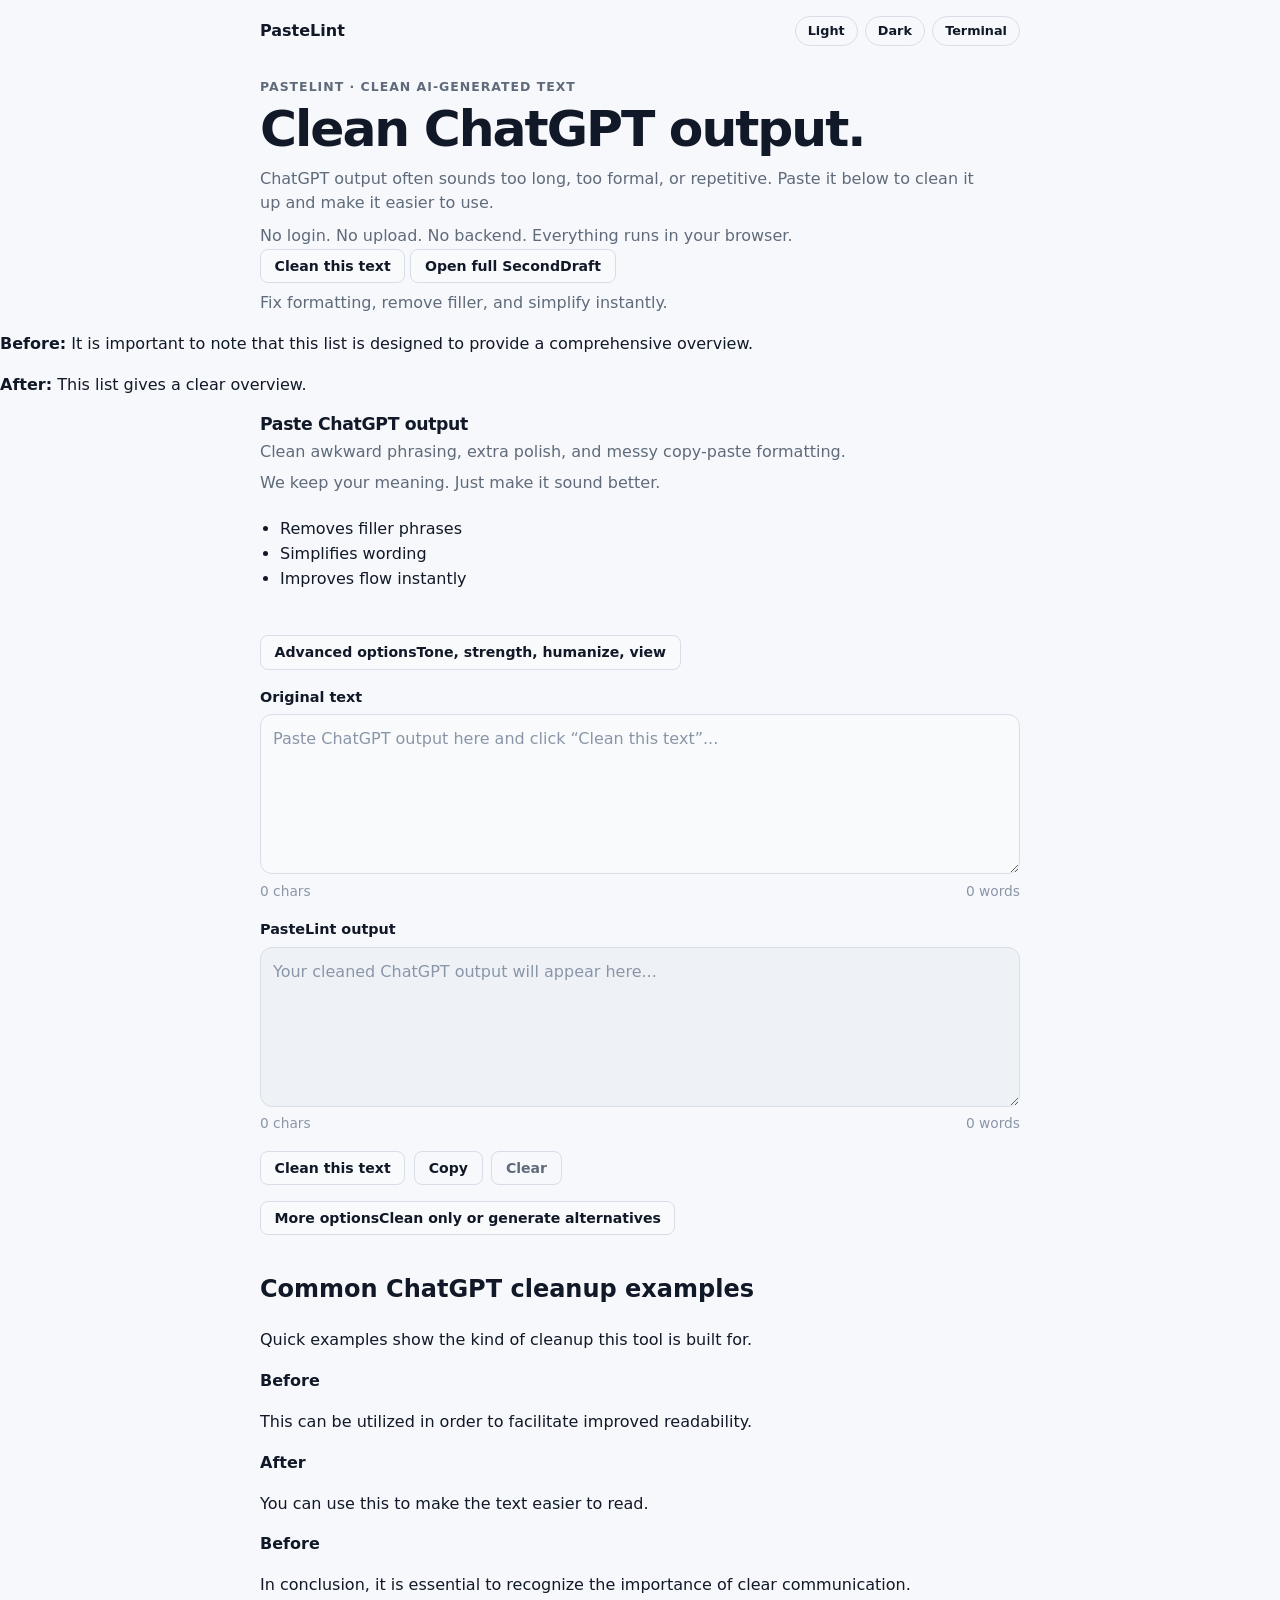
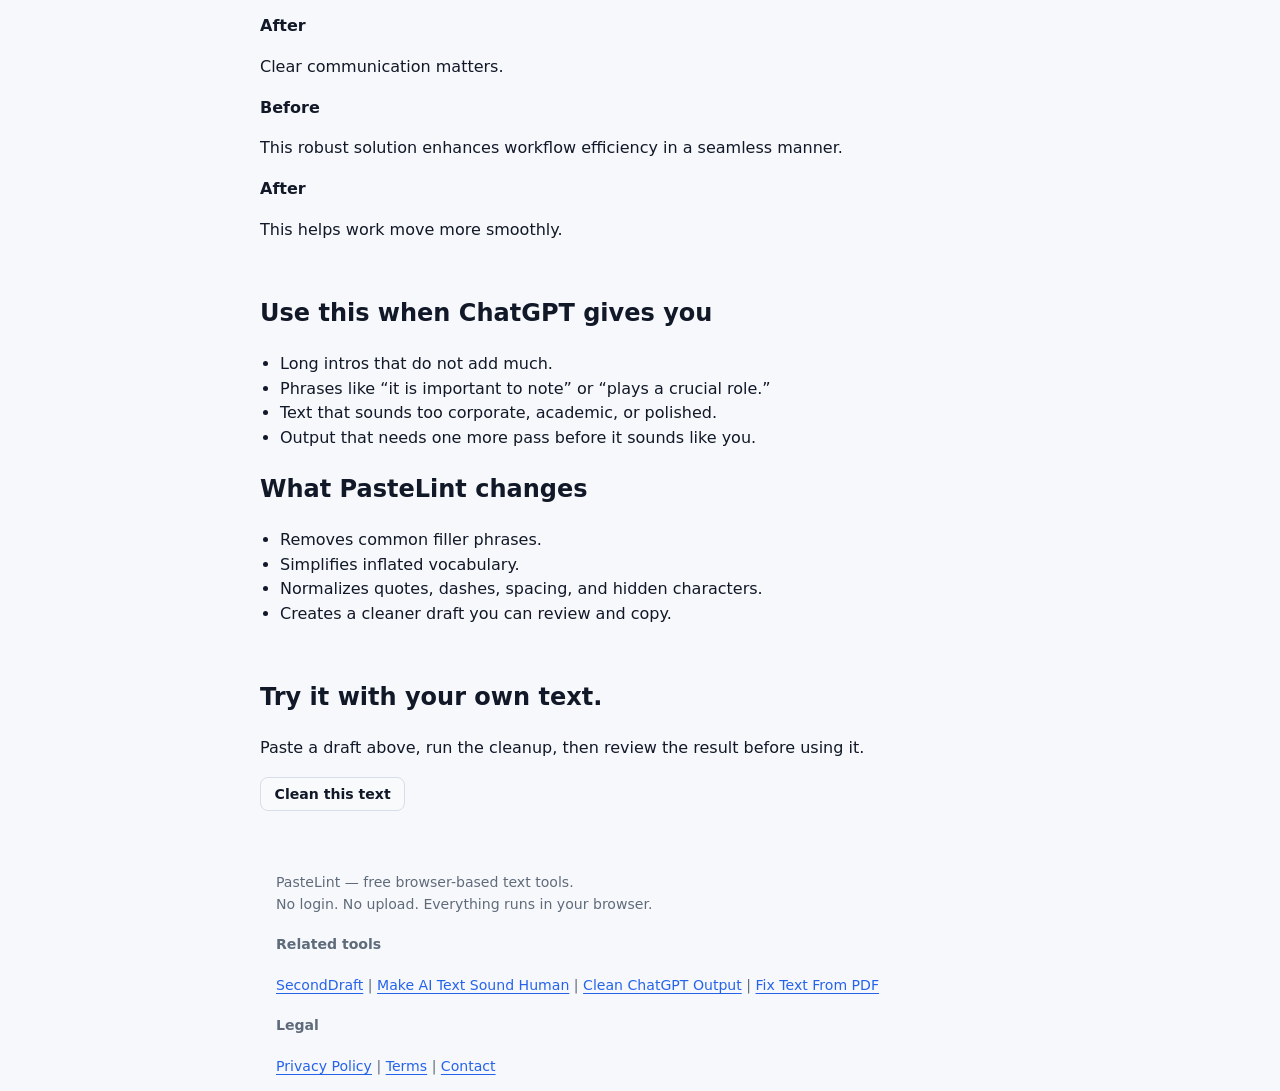
<file: clean-chatgpt-output.html>
<!DOCTYPE html>
<html lang="en">
<head>
<meta charset="UTF-8">
<meta name="viewport" content="width=device-width, initial-scale=1.0">

<title>Clean ChatGPT Output | PasteLint</title>
<meta name="description" content="Clean up ChatGPT output by removing filler, hidden characters, overly formal wording, and awkward formatting. Browser-only and privacy-first.">
<link rel="canonical" href="https://guyt1225.github.io/pastelint/clean-chatgpt-output.html">

<link rel="stylesheet" href="styles.css">
</head>

<body data-theme="light">

<header class="site-header">
  <div class="header-brand">
    <a href="index.html">PasteLint</a>
  </div>

  <div class="theme-toggle" aria-label="Theme selector">
    <button data-theme="light" type="button">Light</button>
    <button data-theme="dark" type="button">Dark</button>
    <button data-theme="terminal" type="button">Terminal</button>
  </div>
</header>

<section class="hero landing-hero">
  <div class="hero-kicker">PasteLint · clean AI-generated text</div>

  <h1>Clean ChatGPT output.</h1>

  <p class="subtitle">ChatGPT output often sounds too long, too formal, or repetitive. Paste it below to clean it up and make it easier to use.</p>

  <p class="subtitle-small">No login. No upload. No backend. Everything runs in your browser.</p>

  <div class="hero-actions">
    <a class="btn btn-primary" href="#tool">Clean this text</a>
    <a class="btn btn-secondary" href="second-draft.html">Open full SecondDraft</a>
  </div>

  <p class="cta-note">Fix formatting, remove filler, and simplify instantly.</p>
</section>

<div class="example-inline" aria-label="Text before and after example">
  <p><strong>Before:</strong> It is important to note that this list is designed to provide a comprehensive overview.</p>
  <p><strong>After:</strong> This list gives a clear overview.</p>
</div>

<main>

<section id="tool" class="tool-shell" aria-label="PasteLint writing tool">

  <div class="tool-header">
    <h2>Paste ChatGPT output</h2>
    <p>Clean awkward phrasing, extra polish, and messy copy-paste formatting.</p>

    <p class="micro-note">We keep your meaning. Just make it sound better.</p>

    <ul class="micro-benefits">
      <li>Removes filler phrases</li>
      <li>Simplifies wording</li>
      <li>Improves flow instantly</li>
    </ul>
  </div>

  <div class="advanced-disclosure">
    <button id="advancedToggle" class="disclosure-toggle" type="button" aria-expanded="false" aria-controls="advancedOptions">
      Advanced options <span>Tone, strength, humanize, view</span>
    </button>

    <div id="advancedOptions" class="disclosure-content" hidden>
      <div class="mode-panel">
        <div class="control-group">
          <label for="toneMode">Tone</label>
          <select id="toneMode">
            <option value="natural">Natural</option>
            <option value="concise">Concise</option>
            <option value="professional">Professional</option>
            <option value="friendly">Friendly</option>
            <option value="direct">Direct</option>
          </select>
        </div>

        <div class="control-group">
          <label for="rewriteStrength">Rewrite strength</label>
          <input id="rewriteStrength" type="range" min="1" max="3" value="2">
          <div class="strength-readout"><span>Light</span><span id="strengthLabel">Balanced</span><span>Strong</span></div>
        </div>

        <label class="switch-card" for="humanizeMode">
          <input id="humanizeMode" type="checkbox" checked>
          <span><strong>Humanize AI writing</strong><small>Vary rhythm, reduce robotic polish.</small></span>
        </label>

        <div class="control-group">
          <span class="control-label">View</span>
          <div class="segmented-control" role="radiogroup" aria-label="View mode">
            <button id="paragraphMode" class="segment active" type="button">Paragraph</button>
            <button id="lineMode" class="segment" type="button">Line by line</button>
          </div>
        </div>
      </div>
    </div>
  </div>

  <div class="tool-layout" id="paragraphView">

    <div class="textarea-block">
      <label for="input">Original text</label>
      <textarea id="input" placeholder="Paste ChatGPT output here and click “Clean this text”..."></textarea>
      <div class="meta">
        <span id="charCount">0 chars</span>
        <span id="wordCount">0 words</span>
      </div>
    </div>

    <div class="textarea-block">
      <label for="output">PasteLint output</label>
      <textarea id="output" placeholder="Your cleaned ChatGPT output will appear here..." readonly></textarea>
      <div class="meta">
        <span id="outputCharCount">0 chars</span>
        <span id="outputWordCount">0 words</span>
      </div>
      <p id="reviewNote" class="review-note" hidden>
        Review for accuracy — we aim to preserve meaning, but always double-check important details.
      </p>
    </div>

  </div>

  <div class="line-view" id="lineView" hidden>
    <div class="line-view-header">
      <span>Line-by-line rewrite</span>
      <small>Each non-empty line is rewritten separately.</small>
    </div>
    <div id="lineResults" class="line-results">
      <p class="empty-state">Paste text to see line-by-line rewrites.</p>
    </div>
  </div>

  <div class="tool-actions primary-actions">
    <button id="rewriteBtn" class="btn btn-primary">Clean this text</button>
    <button id="copyBtn" class="btn btn-secondary">Copy</button>
    <button id="clearBtn" class="btn btn-ghost">Clear</button>
  </div>

  <div class="more-options-disclosure">
    <button id="moreOptionsToggle" class="disclosure-toggle" type="button" aria-expanded="false" aria-controls="moreOptions">
      More options <span>Clean only or generate alternatives</span>
    </button>
    <div id="moreOptions" class="disclosure-content" hidden>
      <div class="secondary-actions">
        <button id="cleanBtn" class="btn btn-secondary">Clean it up</button>
        <button id="versionsBtn" class="btn btn-secondary">Generate 3 versions</button>
      </div>
    </div>
  </div>

  <div id="outputTools" class="output-tools" hidden>
    <button id="insightToggle" class="btn btn-secondary" type="button" aria-expanded="false" aria-controls="insightPanel">Why this works</button>
  </div>

  <div class="quick-actions" aria-label="Quick output actions" hidden>
    <button data-action="shorter" type="button">Make it shorter</button>
    <button data-action="clearer" type="button">Make it clearer</button>
    <button data-action="simpler" type="button">Simplify language</button>
  </div>

  <div id="insightPanel" class="insight-panel" hidden>
    <h3>Why this rewrite works</h3>
    <ul id="changeList" class="change-list"></ul>
  </div>

  <div id="versionsPanel" class="versions-panel" hidden></div>

</section>

<section class="landing-section">
  <div class="section-heading">
    <h2>Common ChatGPT cleanup examples</h2>
    <p>Quick examples show the kind of cleanup this tool is built for.</p>
  </div>

  <div class="example-grid">
      <article class="example-card">
        <div>
          <strong>Before</strong>
          <p>This can be utilized in order to facilitate improved readability.</p>
        </div>
        <div>
          <strong>After</strong>
          <p>You can use this to make the text easier to read.</p>
        </div>
      </article>
      <article class="example-card">
        <div>
          <strong>Before</strong>
          <p>In conclusion, it is essential to recognize the importance of clear communication.</p>
        </div>
        <div>
          <strong>After</strong>
          <p>Clear communication matters.</p>
        </div>
      </article>
      <article class="example-card">
        <div>
          <strong>Before</strong>
          <p>This robust solution enhances workflow efficiency in a seamless manner.</p>
        </div>
        <div>
          <strong>After</strong>
          <p>This helps work move more smoothly.</p>
        </div>
      </article>
  </div>
</section>

<section class="landing-info-grid">
    <section class="landing-info-card">
      <h2>Use this when ChatGPT gives you</h2>
      <ul>
        <li>Long intros that do not add much.</li>
        <li>Phrases like “it is important to note” or “plays a crucial role.”</li>
        <li>Text that sounds too corporate, academic, or polished.</li>
        <li>Output that needs one more pass before it sounds like you.</li>
      </ul>
    </section>
    <section class="landing-info-card">
      <h2>What PasteLint changes</h2>
      <ul>
        <li>Removes common filler phrases.</li>
        <li>Simplifies inflated vocabulary.</li>
        <li>Normalizes quotes, dashes, spacing, and hidden characters.</li>
        <li>Creates a cleaner draft you can review and copy.</li>
      </ul>
    </section>

</section>

<section class="landing-section final-cta">
  <h2>Try it with your own text.</h2>
  <p>Paste a draft above, run the cleanup, then review the result before using it.</p>
  <a class="btn btn-primary" href="#tool">Clean this text</a>
</section>

</main>

<footer class="site-footer">
  <div class="footer-inner">
    <p class="footer-brand">PasteLint — free browser-based text tools.</p>
    <p class="footer-note">No login. No upload. Everything runs in your browser.</p>

    <div class="footer-columns">
      <div>
        <h4>Related tools</h4>
        <p>
          <a href="second-draft.html">SecondDraft</a>
          <span>|</span>
          <a href="make-ai-text-sound-human.html">Make AI Text Sound Human</a>
          <span>|</span>
          <a href="clean-chatgpt-output.html">Clean ChatGPT Output</a>
          <span>|</span>
          <a href="fix-text-from-pdf.html">Fix Text From PDF</a>
        </p>
      </div>

      <div>
        <h4>Legal</h4>
        <p>
          <a href="privacy.html">Privacy Policy</a>
          <span>|</span>
          <a href="terms.html">Terms</a>
          <span>|</span>
          <a href="contact.html">Contact</a>
        </p>
      </div>
    </div>
  </div>
</footer>

<script src="script.js"></script>
</body>
</html>
</file>
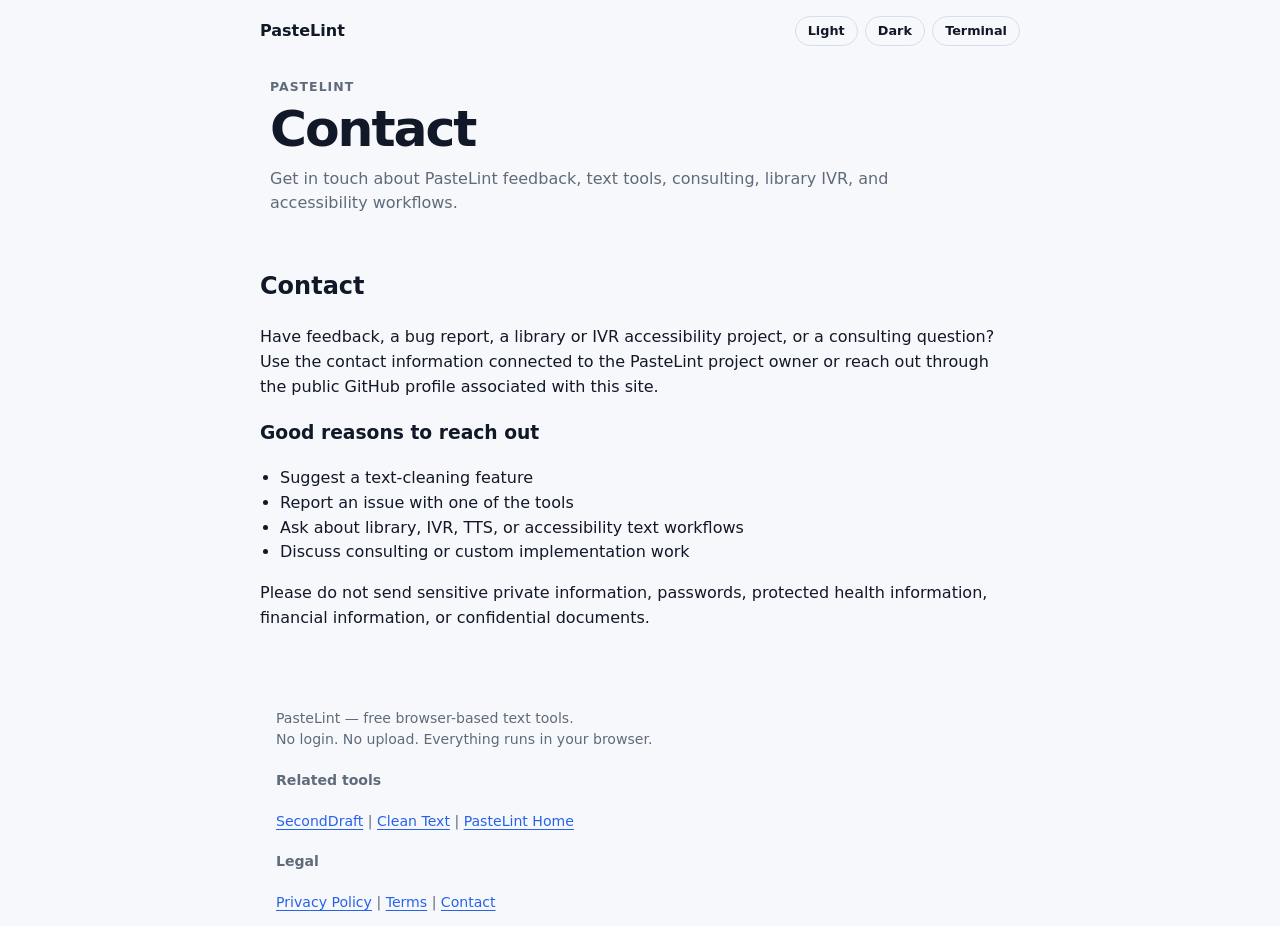
<file: contact.html>
<!DOCTYPE html>
<html lang="en">
<head>
<meta charset="UTF-8">
<meta name="viewport" content="width=device-width, initial-scale=1.0">

<title>Contact | PasteLint</title>
<meta name="description" content="Get in touch about PasteLint feedback, text tools, consulting, library IVR, and accessibility workflows.">

<link rel="stylesheet" href="styles.css">
</head>

<body data-theme="light">

<header class="site-header">
  <div class="header-brand">
    <a href="index.html">PasteLint</a>
  </div>

  <div class="theme-toggle" aria-label="Theme selector">
    <button data-theme="light" type="button">Light</button>
    <button data-theme="dark" type="button">Dark</button>
    <button data-theme="terminal" type="button">Terminal</button>
  </div>
</header>

<main class="legal-page">
  <section class="hero legal-hero">
    <div class="hero-kicker">PasteLint</div>
    <h1>Contact</h1>
    <p class="subtitle">Get in touch about PasteLint feedback, text tools, consulting, library IVR, and accessibility workflows.</p>
  </section>

  <section class="info-card legal-card">
    <h2>Contact</h2>
    <p>
      Have feedback, a bug report, a library or IVR accessibility project, or a consulting question?
      Use the contact information connected to the PasteLint project owner or reach out through the public GitHub profile associated with this site.
    </p>

    <h3>Good reasons to reach out</h3>
    <ul>
      <li>Suggest a text-cleaning feature</li>
      <li>Report an issue with one of the tools</li>
      <li>Ask about library, IVR, TTS, or accessibility text workflows</li>
      <li>Discuss consulting or custom implementation work</li>
    </ul>

    <p>
      Please do not send sensitive private information, passwords, protected health information, financial information, or confidential documents.
    </p>
  </section>
</main>

<footer class="site-footer">
  <div class="footer-inner">
    <p class="footer-brand">PasteLint — free browser-based text tools.</p>
    <p class="footer-note">No login. No upload. Everything runs in your browser.</p>

    <div class="footer-columns">
      <div>
        <h4>Related tools</h4>
        <p>
          <a href="second-draft.html">SecondDraft</a>
          <span>|</span>
          <a href="index.html#tool">Clean Text</a>
          <span>|</span>
          <a href="index.html">PasteLint Home</a>
        </p>
      </div>

      <div>
        <h4>Legal</h4>
        <p>
          <a href="privacy.html">Privacy Policy</a>
          <span>|</span>
          <a href="terms.html">Terms</a>
          <span>|</span>
          <a href="contact.html">Contact</a>
        </p>
      </div>
    </div>
  </div>
</footer>

<script src="script.js"></script>
</body>
</html>
</file>
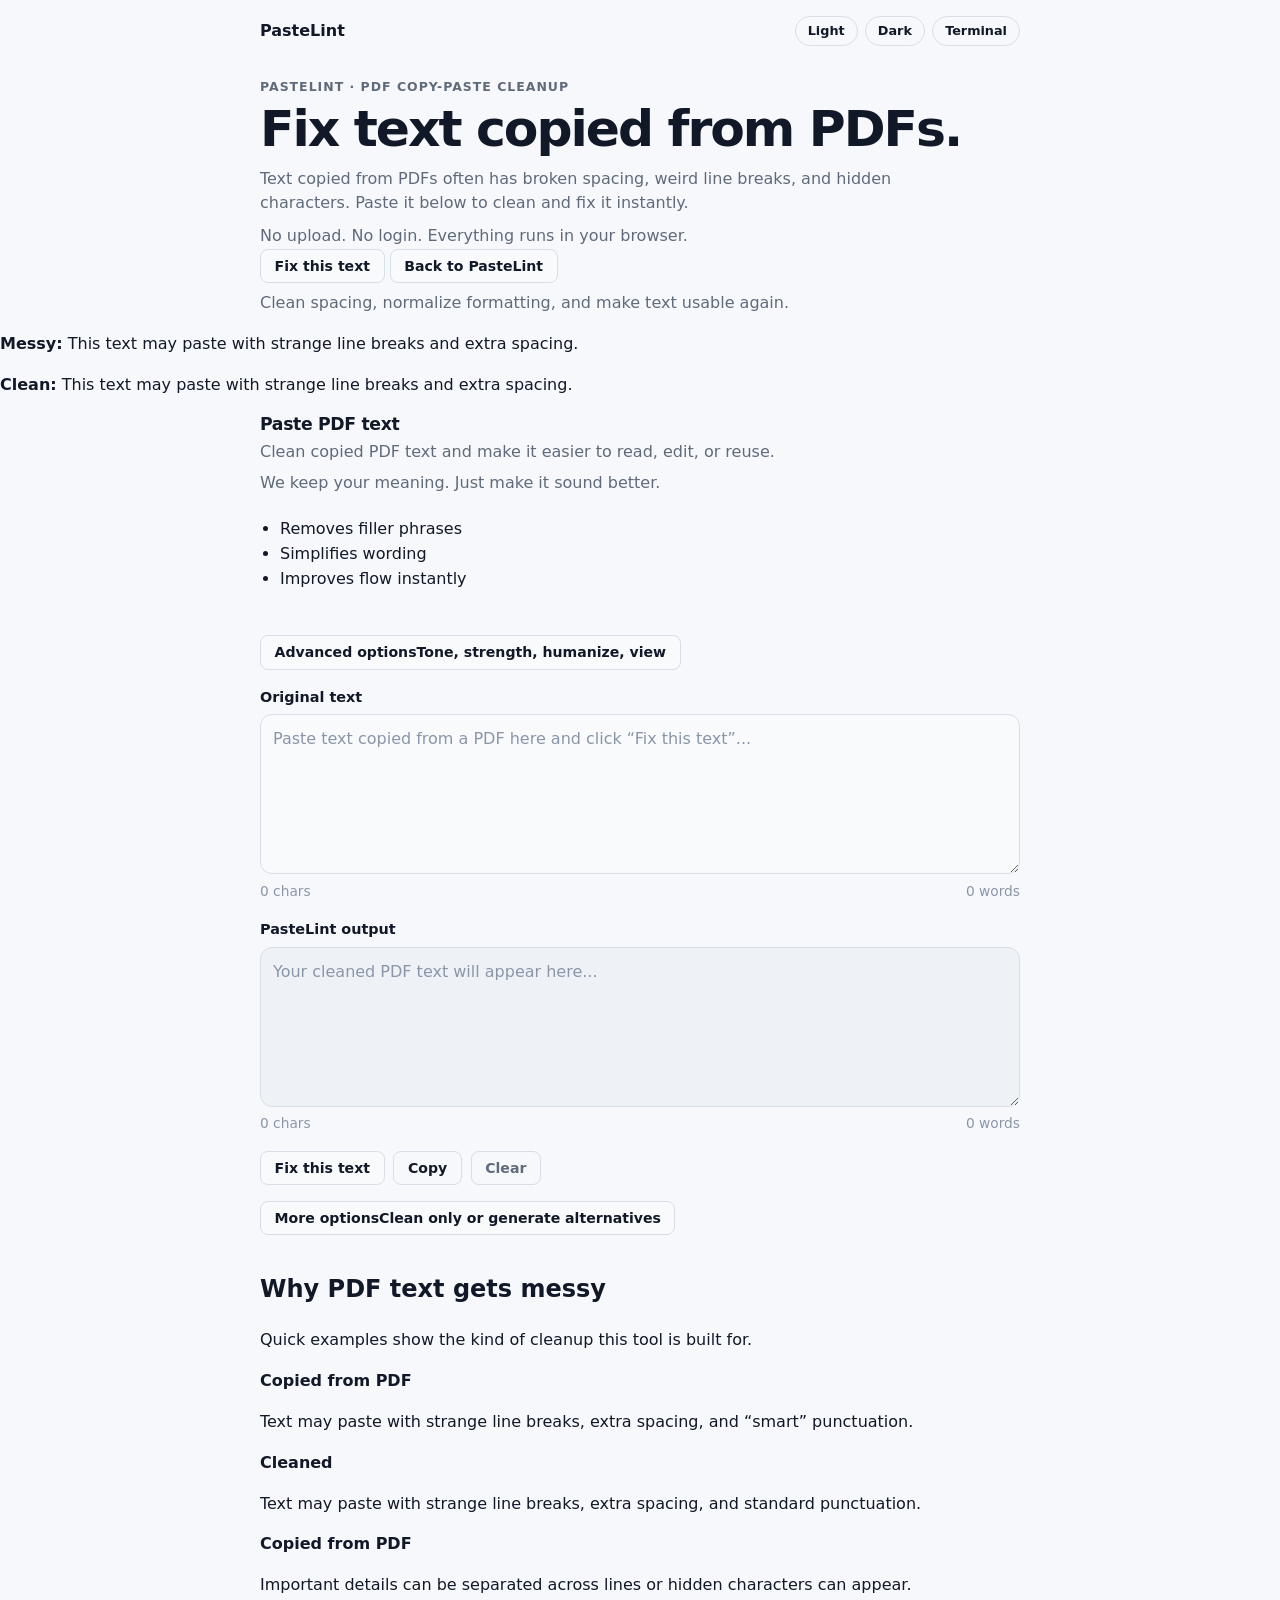
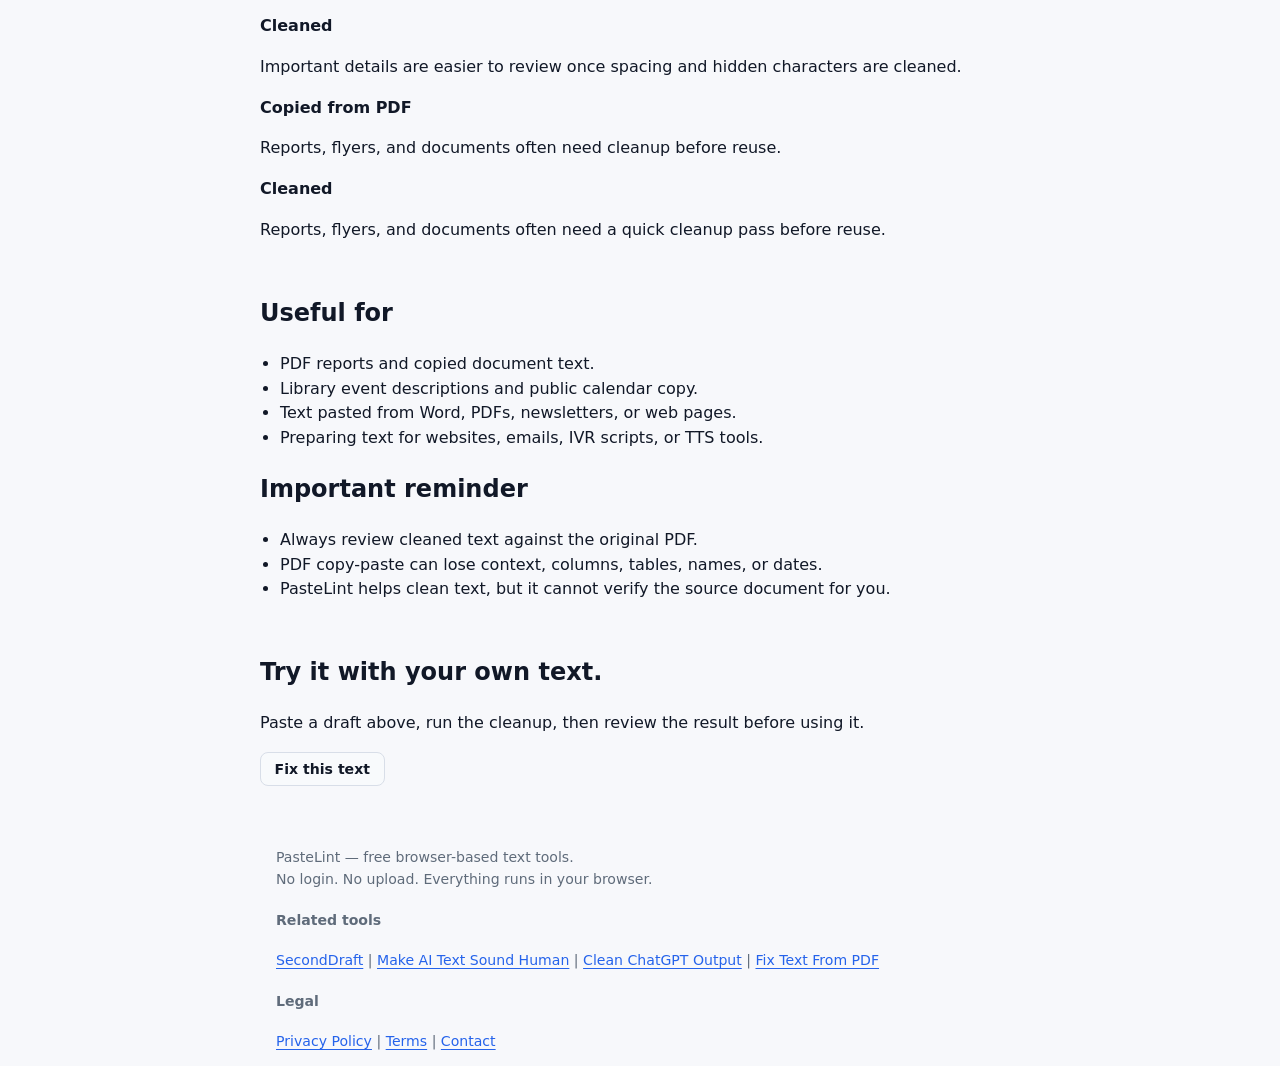
<file: fix-text-from-pdf.html>
<!DOCTYPE html>
<html lang="en">
<head>
<meta charset="UTF-8">
<meta name="viewport" content="width=device-width, initial-scale=1.0">

<title>Fix Text From PDF | PasteLint</title>
<meta name="description" content="Clean messy text copied from PDFs by fixing spacing, line breaks, hidden characters, punctuation, and readability. Browser-only text cleanup.">
<link rel="canonical" href="https://guyt1225.github.io/pastelint/fix-text-from-pdf.html">

<link rel="stylesheet" href="styles.css">
</head>

<body data-theme="light">

<header class="site-header">
  <div class="header-brand">
    <a href="index.html">PasteLint</a>
  </div>

  <div class="theme-toggle" aria-label="Theme selector">
    <button data-theme="light" type="button">Light</button>
    <button data-theme="dark" type="button">Dark</button>
    <button data-theme="terminal" type="button">Terminal</button>
  </div>
</header>

<section class="hero landing-hero">
  <div class="hero-kicker">PasteLint · PDF copy-paste cleanup</div>

  <h1>Fix text copied from PDFs.</h1>

  <p class="subtitle">Text copied from PDFs often has broken spacing, weird line breaks, and hidden characters. Paste it below to clean and fix it instantly.</p>

  <p class="subtitle-small">No upload. No login. Everything runs in your browser.</p>

  <div class="hero-actions">
    <a class="btn btn-primary" href="#tool">Fix this text</a>
    <a class="btn btn-secondary" href="index.html">Back to PasteLint</a>
  </div>

  <p class="cta-note">Clean spacing, normalize formatting, and make text usable again.</p>
</section>

<div class="example-inline" aria-label="Text before and after example">
  <p><strong>Messy:</strong> This text may paste with strange line breaks and extra   spacing.</p>
  <p><strong>Clean:</strong> This text may paste with strange line breaks and extra spacing.</p>
</div>

<main>

<section id="tool" class="tool-shell" aria-label="PasteLint writing tool">

  <div class="tool-header">
    <h2>Paste PDF text</h2>
    <p>Clean copied PDF text and make it easier to read, edit, or reuse.</p>

    <p class="micro-note">We keep your meaning. Just make it sound better.</p>

    <ul class="micro-benefits">
      <li>Removes filler phrases</li>
      <li>Simplifies wording</li>
      <li>Improves flow instantly</li>
    </ul>
  </div>

  <div class="advanced-disclosure">
    <button id="advancedToggle" class="disclosure-toggle" type="button" aria-expanded="false" aria-controls="advancedOptions">
      Advanced options <span>Tone, strength, humanize, view</span>
    </button>

    <div id="advancedOptions" class="disclosure-content" hidden>
      <div class="mode-panel">
        <div class="control-group">
          <label for="toneMode">Tone</label>
          <select id="toneMode">
            <option value="natural">Natural</option>
            <option value="concise">Concise</option>
            <option value="professional">Professional</option>
            <option value="friendly">Friendly</option>
            <option value="direct">Direct</option>
          </select>
        </div>

        <div class="control-group">
          <label for="rewriteStrength">Rewrite strength</label>
          <input id="rewriteStrength" type="range" min="1" max="3" value="2">
          <div class="strength-readout"><span>Light</span><span id="strengthLabel">Balanced</span><span>Strong</span></div>
        </div>

        <label class="switch-card" for="humanizeMode">
          <input id="humanizeMode" type="checkbox" checked>
          <span><strong>Humanize AI writing</strong><small>Vary rhythm, reduce robotic polish.</small></span>
        </label>

        <div class="control-group">
          <span class="control-label">View</span>
          <div class="segmented-control" role="radiogroup" aria-label="View mode">
            <button id="paragraphMode" class="segment active" type="button">Paragraph</button>
            <button id="lineMode" class="segment" type="button">Line by line</button>
          </div>
        </div>
      </div>
    </div>
  </div>

  <div class="tool-layout" id="paragraphView">

    <div class="textarea-block">
      <label for="input">Original text</label>
      <textarea id="input" placeholder="Paste text copied from a PDF here and click “Fix this text”..."></textarea>
      <div class="meta">
        <span id="charCount">0 chars</span>
        <span id="wordCount">0 words</span>
      </div>
    </div>

    <div class="textarea-block">
      <label for="output">PasteLint output</label>
      <textarea id="output" placeholder="Your cleaned PDF text will appear here..." readonly></textarea>
      <div class="meta">
        <span id="outputCharCount">0 chars</span>
        <span id="outputWordCount">0 words</span>
      </div>
      <p id="reviewNote" class="review-note" hidden>
        Review for accuracy — we aim to preserve meaning, but always double-check important details.
      </p>
    </div>

  </div>

  <div class="line-view" id="lineView" hidden>
    <div class="line-view-header">
      <span>Line-by-line rewrite</span>
      <small>Each non-empty line is rewritten separately.</small>
    </div>
    <div id="lineResults" class="line-results">
      <p class="empty-state">Paste text to see line-by-line rewrites.</p>
    </div>
  </div>

  <div class="tool-actions primary-actions">
    <button id="rewriteBtn" class="btn btn-primary">Fix this text</button>
    <button id="copyBtn" class="btn btn-secondary">Copy</button>
    <button id="clearBtn" class="btn btn-ghost">Clear</button>
  </div>

  <div class="more-options-disclosure">
    <button id="moreOptionsToggle" class="disclosure-toggle" type="button" aria-expanded="false" aria-controls="moreOptions">
      More options <span>Clean only or generate alternatives</span>
    </button>
    <div id="moreOptions" class="disclosure-content" hidden>
      <div class="secondary-actions">
        <button id="cleanBtn" class="btn btn-secondary">Clean it up</button>
        <button id="versionsBtn" class="btn btn-secondary">Generate 3 versions</button>
      </div>
    </div>
  </div>

  <div id="outputTools" class="output-tools" hidden>
    <button id="insightToggle" class="btn btn-secondary" type="button" aria-expanded="false" aria-controls="insightPanel">Why this works</button>
  </div>

  <div class="quick-actions" aria-label="Quick output actions" hidden>
    <button data-action="shorter" type="button">Make it shorter</button>
    <button data-action="clearer" type="button">Make it clearer</button>
    <button data-action="simpler" type="button">Simplify language</button>
  </div>

  <div id="insightPanel" class="insight-panel" hidden>
    <h3>Why this rewrite works</h3>
    <ul id="changeList" class="change-list"></ul>
  </div>

  <div id="versionsPanel" class="versions-panel" hidden></div>

</section>

<section class="landing-section">
  <div class="section-heading">
    <h2>Why PDF text gets messy</h2>
    <p>Quick examples show the kind of cleanup this tool is built for.</p>
  </div>

  <div class="example-grid">
      <article class="example-card">
        <div>
          <strong>Copied from PDF</strong>
          <p>Text may paste with strange line breaks, extra   spacing, and “smart” punctuation.</p>
        </div>
        <div>
          <strong>Cleaned</strong>
          <p>Text may paste with strange line breaks, extra spacing, and standard punctuation.</p>
        </div>
      </article>
      <article class="example-card">
        <div>
          <strong>Copied from PDF</strong>
          <p>Important details can be separated across lines or hidden characters can appear.</p>
        </div>
        <div>
          <strong>Cleaned</strong>
          <p>Important details are easier to review once spacing and hidden characters are cleaned.</p>
        </div>
      </article>
      <article class="example-card">
        <div>
          <strong>Copied from PDF</strong>
          <p>Reports, flyers, and documents often need cleanup before reuse.</p>
        </div>
        <div>
          <strong>Cleaned</strong>
          <p>Reports, flyers, and documents often need a quick cleanup pass before reuse.</p>
        </div>
      </article>
  </div>
</section>

<section class="landing-info-grid">
    <section class="landing-info-card">
      <h2>Useful for</h2>
      <ul>
        <li>PDF reports and copied document text.</li>
        <li>Library event descriptions and public calendar copy.</li>
        <li>Text pasted from Word, PDFs, newsletters, or web pages.</li>
        <li>Preparing text for websites, emails, IVR scripts, or TTS tools.</li>
      </ul>
    </section>
    <section class="landing-info-card">
      <h2>Important reminder</h2>
      <ul>
        <li>Always review cleaned text against the original PDF.</li>
        <li>PDF copy-paste can lose context, columns, tables, names, or dates.</li>
        <li>PasteLint helps clean text, but it cannot verify the source document for you.</li>
      </ul>
    </section>

</section>

<section class="landing-section final-cta">
  <h2>Try it with your own text.</h2>
  <p>Paste a draft above, run the cleanup, then review the result before using it.</p>
  <a class="btn btn-primary" href="#tool">Fix this text</a>
</section>

</main>

<footer class="site-footer">
  <div class="footer-inner">
    <p class="footer-brand">PasteLint — free browser-based text tools.</p>
    <p class="footer-note">No login. No upload. Everything runs in your browser.</p>

    <div class="footer-columns">
      <div>
        <h4>Related tools</h4>
        <p>
          <a href="second-draft.html">SecondDraft</a>
          <span>|</span>
          <a href="make-ai-text-sound-human.html">Make AI Text Sound Human</a>
          <span>|</span>
          <a href="clean-chatgpt-output.html">Clean ChatGPT Output</a>
          <span>|</span>
          <a href="fix-text-from-pdf.html">Fix Text From PDF</a>
        </p>
      </div>

      <div>
        <h4>Legal</h4>
        <p>
          <a href="privacy.html">Privacy Policy</a>
          <span>|</span>
          <a href="terms.html">Terms</a>
          <span>|</span>
          <a href="contact.html">Contact</a>
        </p>
      </div>
    </div>
  </div>
</footer>

<script src="script.js"></script>
</body>
</html>
</file>
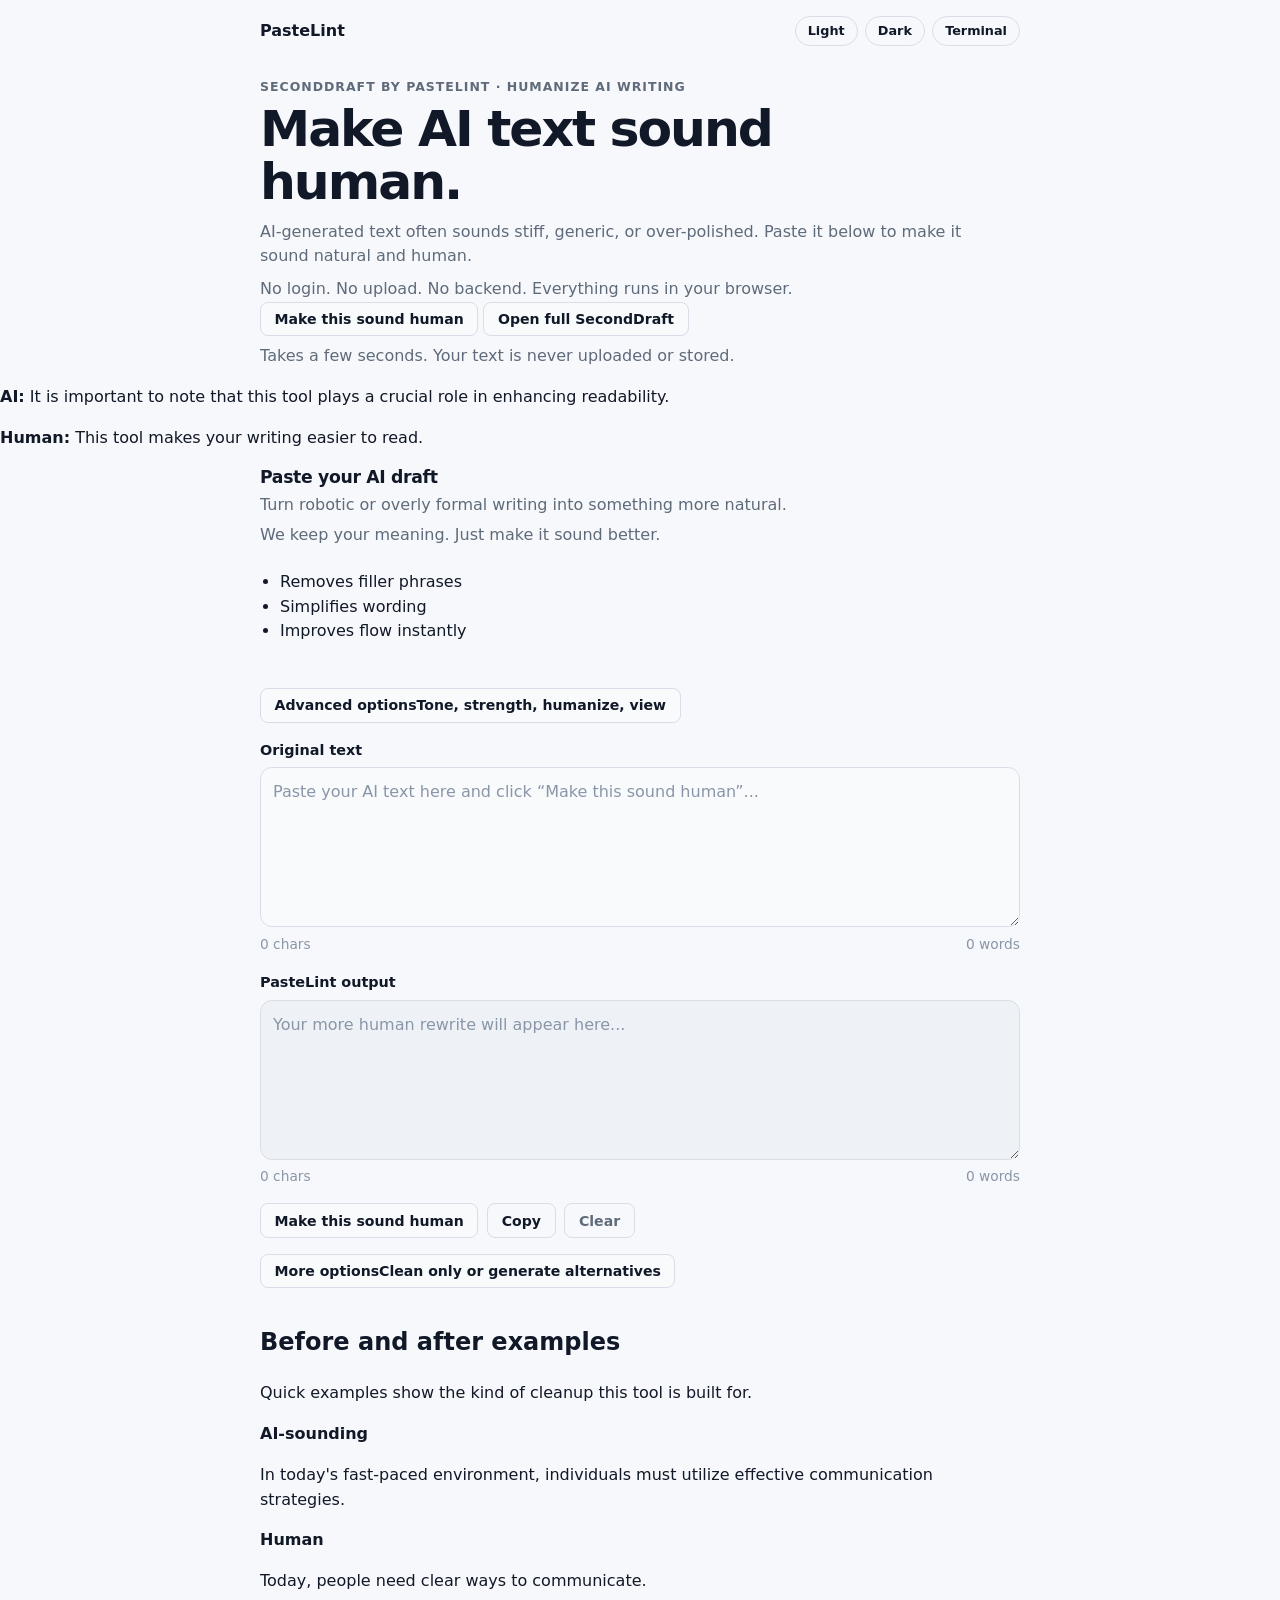
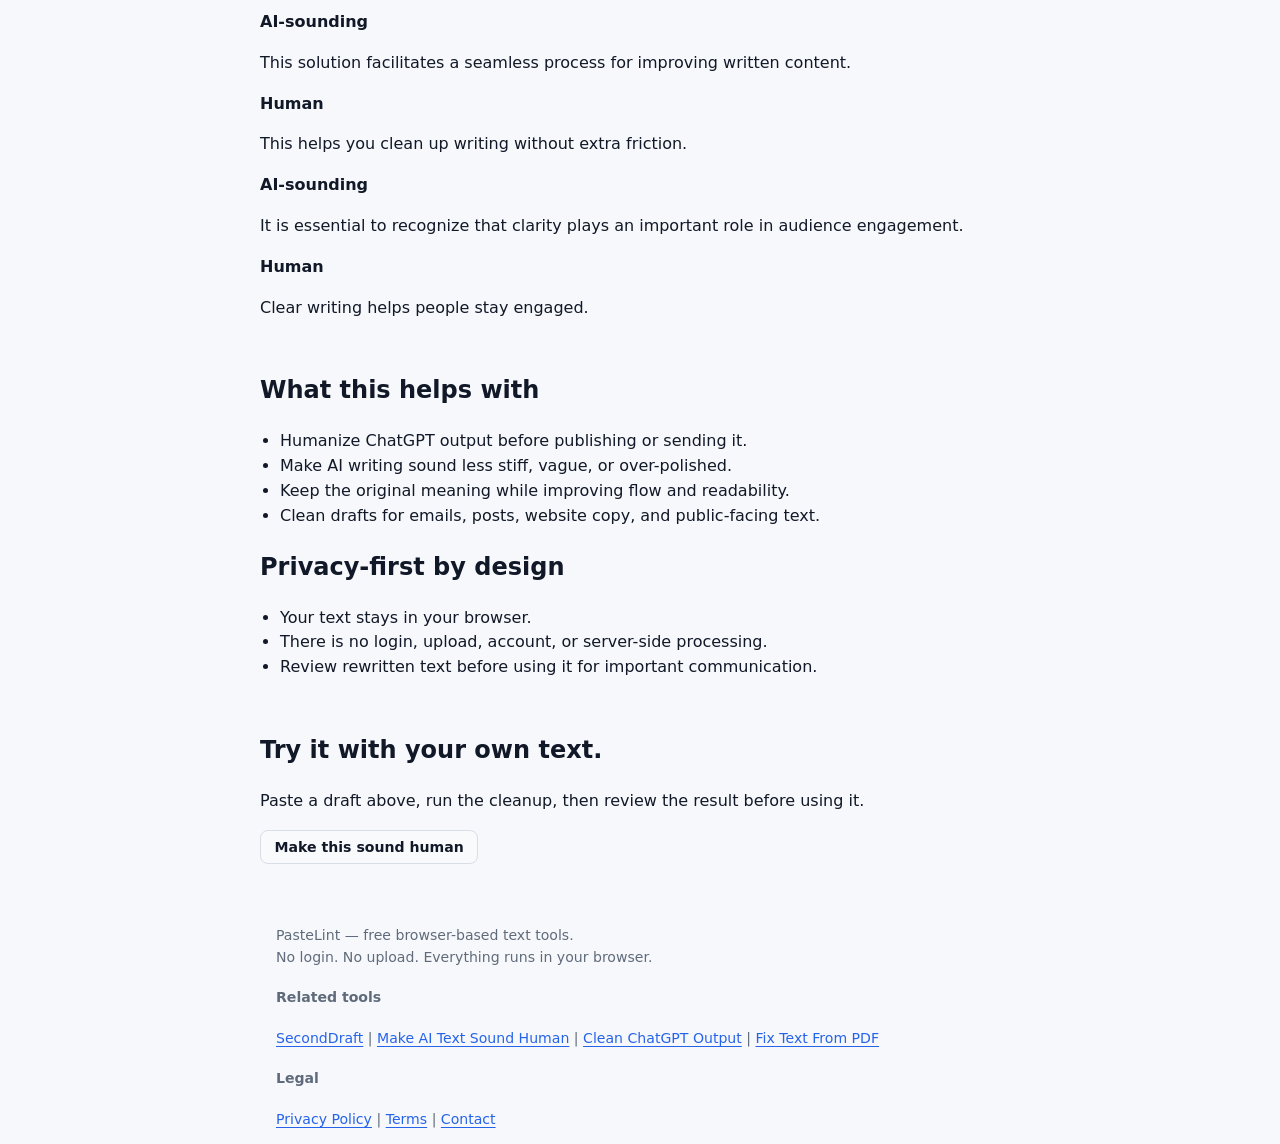
<file: make-ai-text-sound-human.html>
<!DOCTYPE html>
<html lang="en">
<head>
<meta charset="UTF-8">
<meta name="viewport" content="width=device-width, initial-scale=1.0">

<title>Make AI Text Sound Human | PasteLint</title>
<meta name="description" content="Paste AI-generated text and rewrite it into something clearer, more natural, and easier to trust. No login. No upload. Runs in your browser.">
<link rel="canonical" href="https://guyt1225.github.io/pastelint/make-ai-text-sound-human.html">

<link rel="stylesheet" href="styles.css">
</head>

<body data-theme="light">

<header class="site-header">
  <div class="header-brand">
    <a href="index.html">PasteLint</a>
  </div>

  <div class="theme-toggle" aria-label="Theme selector">
    <button data-theme="light" type="button">Light</button>
    <button data-theme="dark" type="button">Dark</button>
    <button data-theme="terminal" type="button">Terminal</button>
  </div>
</header>

<section class="hero landing-hero">
  <div class="hero-kicker">SecondDraft by PasteLint · humanize AI writing</div>

  <h1>Make AI text sound human.</h1>

  <p class="subtitle">AI-generated text often sounds stiff, generic, or over-polished. Paste it below to make it sound natural and human.</p>

  <p class="subtitle-small">No login. No upload. No backend. Everything runs in your browser.</p>

  <div class="hero-actions">
    <a class="btn btn-primary" href="#tool">Make this sound human</a>
    <a class="btn btn-secondary" href="second-draft.html">Open full SecondDraft</a>
  </div>

  <p class="cta-note">Takes a few seconds. Your text is never uploaded or stored.</p>
</section>

<div class="example-inline" aria-label="Text before and after example">
  <p><strong>AI:</strong> It is important to note that this tool plays a crucial role in enhancing readability.</p>
  <p><strong>Human:</strong> This tool makes your writing easier to read.</p>
</div>

<main>

<section id="tool" class="tool-shell" aria-label="PasteLint writing tool">

  <div class="tool-header">
    <h2>Paste your AI draft</h2>
    <p>Turn robotic or overly formal writing into something more natural.</p>

    <p class="micro-note">We keep your meaning. Just make it sound better.</p>

    <ul class="micro-benefits">
      <li>Removes filler phrases</li>
      <li>Simplifies wording</li>
      <li>Improves flow instantly</li>
    </ul>
  </div>

  <div class="advanced-disclosure">
    <button id="advancedToggle" class="disclosure-toggle" type="button" aria-expanded="false" aria-controls="advancedOptions">
      Advanced options <span>Tone, strength, humanize, view</span>
    </button>

    <div id="advancedOptions" class="disclosure-content" hidden>
      <div class="mode-panel">
        <div class="control-group">
          <label for="toneMode">Tone</label>
          <select id="toneMode">
            <option value="natural">Natural</option>
            <option value="concise">Concise</option>
            <option value="professional">Professional</option>
            <option value="friendly">Friendly</option>
            <option value="direct">Direct</option>
          </select>
        </div>

        <div class="control-group">
          <label for="rewriteStrength">Rewrite strength</label>
          <input id="rewriteStrength" type="range" min="1" max="3" value="2">
          <div class="strength-readout"><span>Light</span><span id="strengthLabel">Balanced</span><span>Strong</span></div>
        </div>

        <label class="switch-card" for="humanizeMode">
          <input id="humanizeMode" type="checkbox" checked>
          <span><strong>Humanize AI writing</strong><small>Vary rhythm, reduce robotic polish.</small></span>
        </label>

        <div class="control-group">
          <span class="control-label">View</span>
          <div class="segmented-control" role="radiogroup" aria-label="View mode">
            <button id="paragraphMode" class="segment active" type="button">Paragraph</button>
            <button id="lineMode" class="segment" type="button">Line by line</button>
          </div>
        </div>
      </div>
    </div>
  </div>

  <div class="tool-layout" id="paragraphView">

    <div class="textarea-block">
      <label for="input">Original text</label>
      <textarea id="input" placeholder="Paste your AI text here and click “Make this sound human”..."></textarea>
      <div class="meta">
        <span id="charCount">0 chars</span>
        <span id="wordCount">0 words</span>
      </div>
    </div>

    <div class="textarea-block">
      <label for="output">PasteLint output</label>
      <textarea id="output" placeholder="Your more human rewrite will appear here..." readonly></textarea>
      <div class="meta">
        <span id="outputCharCount">0 chars</span>
        <span id="outputWordCount">0 words</span>
      </div>
      <p id="reviewNote" class="review-note" hidden>
        Review for accuracy — we aim to preserve meaning, but always double-check important details.
      </p>
    </div>

  </div>

  <div class="line-view" id="lineView" hidden>
    <div class="line-view-header">
      <span>Line-by-line rewrite</span>
      <small>Each non-empty line is rewritten separately.</small>
    </div>
    <div id="lineResults" class="line-results">
      <p class="empty-state">Paste text to see line-by-line rewrites.</p>
    </div>
  </div>

  <div class="tool-actions primary-actions">
    <button id="rewriteBtn" class="btn btn-primary">Make this sound human</button>
    <button id="copyBtn" class="btn btn-secondary">Copy</button>
    <button id="clearBtn" class="btn btn-ghost">Clear</button>
  </div>

  <div class="more-options-disclosure">
    <button id="moreOptionsToggle" class="disclosure-toggle" type="button" aria-expanded="false" aria-controls="moreOptions">
      More options <span>Clean only or generate alternatives</span>
    </button>
    <div id="moreOptions" class="disclosure-content" hidden>
      <div class="secondary-actions">
        <button id="cleanBtn" class="btn btn-secondary">Clean it up</button>
        <button id="versionsBtn" class="btn btn-secondary">Generate 3 versions</button>
      </div>
    </div>
  </div>

  <div id="outputTools" class="output-tools" hidden>
    <button id="insightToggle" class="btn btn-secondary" type="button" aria-expanded="false" aria-controls="insightPanel">Why this works</button>
  </div>

  <div class="quick-actions" aria-label="Quick output actions" hidden>
    <button data-action="shorter" type="button">Make it shorter</button>
    <button data-action="clearer" type="button">Make it clearer</button>
    <button data-action="simpler" type="button">Simplify language</button>
  </div>

  <div id="insightPanel" class="insight-panel" hidden>
    <h3>Why this rewrite works</h3>
    <ul id="changeList" class="change-list"></ul>
  </div>

  <div id="versionsPanel" class="versions-panel" hidden></div>

</section>

<section class="landing-section">
  <div class="section-heading">
    <h2>Before and after examples</h2>
    <p>Quick examples show the kind of cleanup this tool is built for.</p>
  </div>

  <div class="example-grid">
      <article class="example-card">
        <div>
          <strong>AI-sounding</strong>
          <p>In today's fast-paced environment, individuals must utilize effective communication strategies.</p>
        </div>
        <div>
          <strong>Human</strong>
          <p>Today, people need clear ways to communicate.</p>
        </div>
      </article>
      <article class="example-card">
        <div>
          <strong>AI-sounding</strong>
          <p>This solution facilitates a seamless process for improving written content.</p>
        </div>
        <div>
          <strong>Human</strong>
          <p>This helps you clean up writing without extra friction.</p>
        </div>
      </article>
      <article class="example-card">
        <div>
          <strong>AI-sounding</strong>
          <p>It is essential to recognize that clarity plays an important role in audience engagement.</p>
        </div>
        <div>
          <strong>Human</strong>
          <p>Clear writing helps people stay engaged.</p>
        </div>
      </article>
  </div>
</section>

<section class="landing-info-grid">
    <section class="landing-info-card">
      <h2>What this helps with</h2>
      <ul>
        <li>Humanize ChatGPT output before publishing or sending it.</li>
        <li>Make AI writing sound less stiff, vague, or over-polished.</li>
        <li>Keep the original meaning while improving flow and readability.</li>
        <li>Clean drafts for emails, posts, website copy, and public-facing text.</li>
      </ul>
    </section>
    <section class="landing-info-card">
      <h2>Privacy-first by design</h2>
      <ul>
        <li>Your text stays in your browser.</li>
        <li>There is no login, upload, account, or server-side processing.</li>
        <li>Review rewritten text before using it for important communication.</li>
      </ul>
    </section>

</section>

<section class="landing-section final-cta">
  <h2>Try it with your own text.</h2>
  <p>Paste a draft above, run the cleanup, then review the result before using it.</p>
  <a class="btn btn-primary" href="#tool">Make this sound human</a>
</section>

</main>

<footer class="site-footer">
  <div class="footer-inner">
    <p class="footer-brand">PasteLint — free browser-based text tools.</p>
    <p class="footer-note">No login. No upload. Everything runs in your browser.</p>

    <div class="footer-columns">
      <div>
        <h4>Related tools</h4>
        <p>
          <a href="second-draft.html">SecondDraft</a>
          <span>|</span>
          <a href="make-ai-text-sound-human.html">Make AI Text Sound Human</a>
          <span>|</span>
          <a href="clean-chatgpt-output.html">Clean ChatGPT Output</a>
          <span>|</span>
          <a href="fix-text-from-pdf.html">Fix Text From PDF</a>
        </p>
      </div>

      <div>
        <h4>Legal</h4>
        <p>
          <a href="privacy.html">Privacy Policy</a>
          <span>|</span>
          <a href="terms.html">Terms</a>
          <span>|</span>
          <a href="contact.html">Contact</a>
        </p>
      </div>
    </div>
  </div>
</footer>

<script src="script.js"></script>
</body>
</html>
</file>
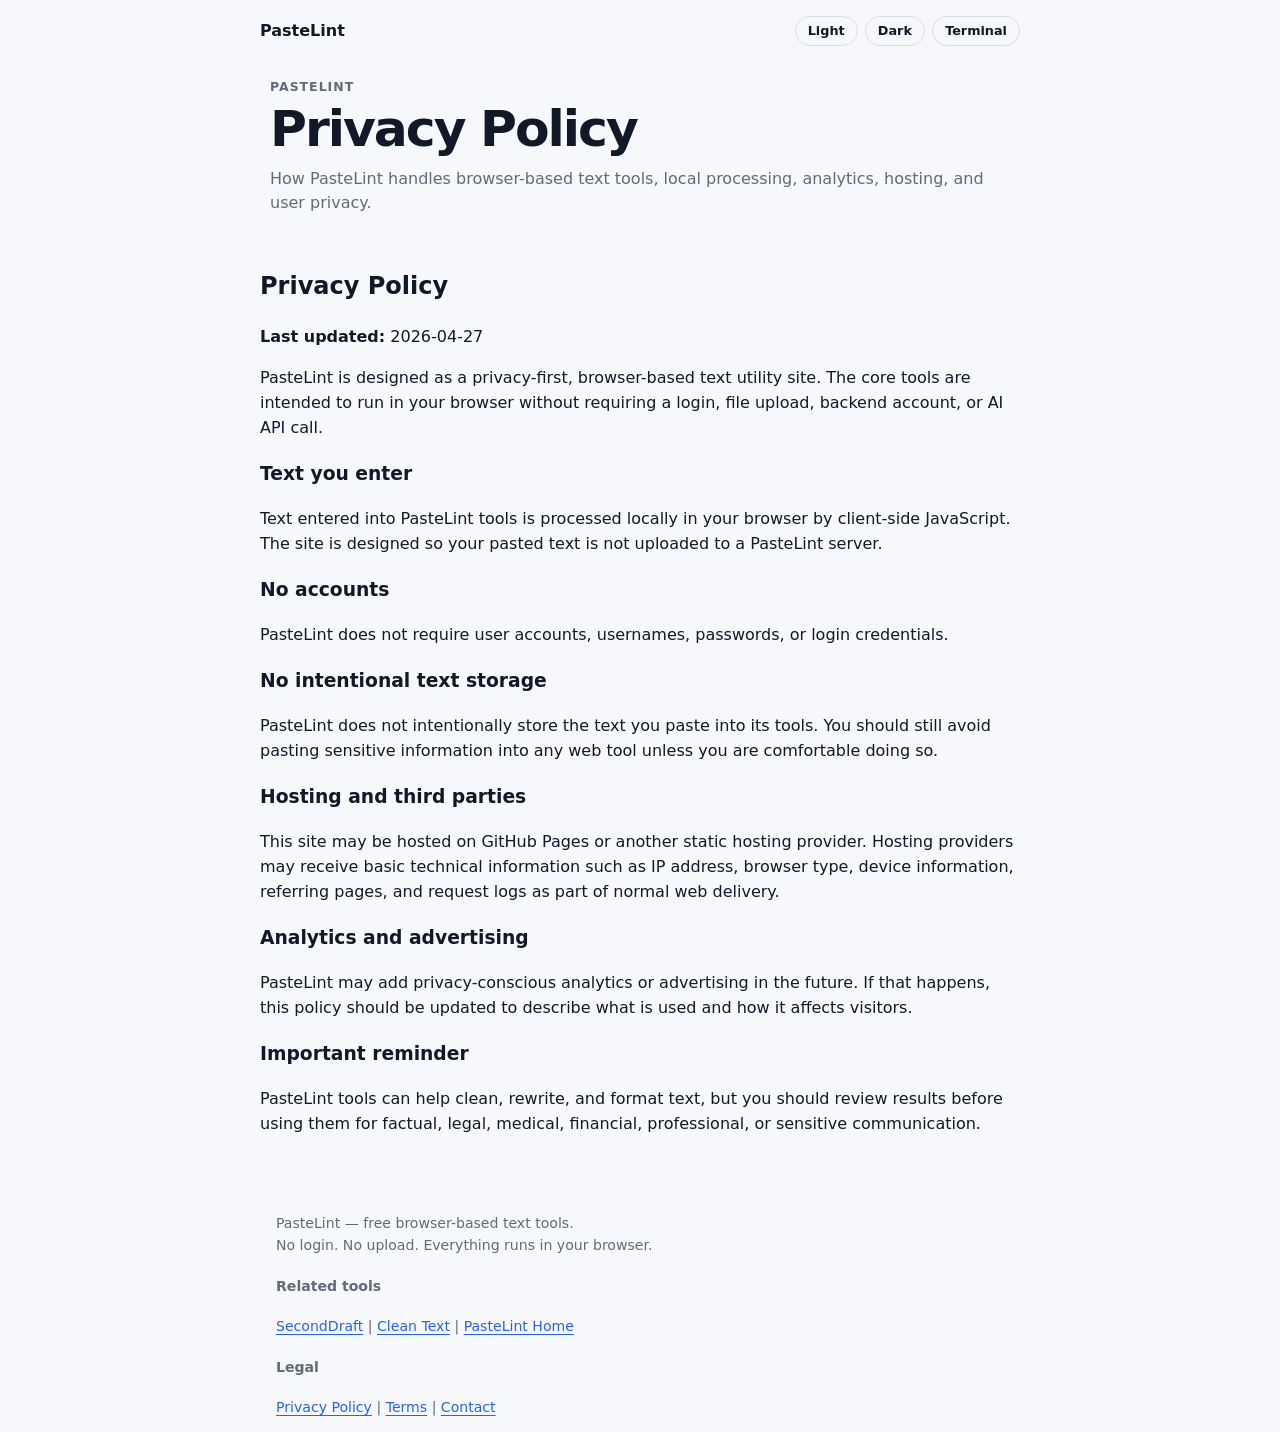
<file: privacy.html>
<!DOCTYPE html>
<html lang="en">
<head>
<meta charset="UTF-8">
<meta name="viewport" content="width=device-width, initial-scale=1.0">

<title>Privacy Policy | PasteLint</title>
<meta name="description" content="How PasteLint handles browser-based text tools, local processing, analytics, hosting, and user privacy.">

<link rel="stylesheet" href="styles.css">
</head>

<body data-theme="light">

<header class="site-header">
  <div class="header-brand">
    <a href="index.html">PasteLint</a>
  </div>

  <div class="theme-toggle" aria-label="Theme selector">
    <button data-theme="light" type="button">Light</button>
    <button data-theme="dark" type="button">Dark</button>
    <button data-theme="terminal" type="button">Terminal</button>
  </div>
</header>

<main class="legal-page">
  <section class="hero legal-hero">
    <div class="hero-kicker">PasteLint</div>
    <h1>Privacy Policy</h1>
    <p class="subtitle">How PasteLint handles browser-based text tools, local processing, analytics, hosting, and user privacy.</p>
  </section>

  <section class="info-card legal-card">
    <h2>Privacy Policy</h2>
    <p><strong>Last updated:</strong> 2026-04-27</p>

    <p>
      PasteLint is designed as a privacy-first, browser-based text utility site. The core tools are intended to run in your browser without requiring a login, file upload, backend account, or AI API call.
    </p>

    <h3>Text you enter</h3>
    <p>
      Text entered into PasteLint tools is processed locally in your browser by client-side JavaScript. The site is designed so your pasted text is not uploaded to a PasteLint server.
    </p>

    <h3>No accounts</h3>
    <p>
      PasteLint does not require user accounts, usernames, passwords, or login credentials.
    </p>

    <h3>No intentional text storage</h3>
    <p>
      PasteLint does not intentionally store the text you paste into its tools. You should still avoid pasting sensitive information into any web tool unless you are comfortable doing so.
    </p>

    <h3>Hosting and third parties</h3>
    <p>
      This site may be hosted on GitHub Pages or another static hosting provider. Hosting providers may receive basic technical information such as IP address, browser type, device information, referring pages, and request logs as part of normal web delivery.
    </p>

    <h3>Analytics and advertising</h3>
    <p>
      PasteLint may add privacy-conscious analytics or advertising in the future. If that happens, this policy should be updated to describe what is used and how it affects visitors.
    </p>

    <h3>Important reminder</h3>
    <p>
      PasteLint tools can help clean, rewrite, and format text, but you should review results before using them for factual, legal, medical, financial, professional, or sensitive communication.
    </p>
  </section>
</main>

<footer class="site-footer">
  <div class="footer-inner">
    <p class="footer-brand">PasteLint — free browser-based text tools.</p>
    <p class="footer-note">No login. No upload. Everything runs in your browser.</p>

    <div class="footer-columns">
      <div>
        <h4>Related tools</h4>
        <p>
          <a href="second-draft.html">SecondDraft</a>
          <span>|</span>
          <a href="index.html#tool">Clean Text</a>
          <span>|</span>
          <a href="index.html">PasteLint Home</a>
        </p>
      </div>

      <div>
        <h4>Legal</h4>
        <p>
          <a href="privacy.html">Privacy Policy</a>
          <span>|</span>
          <a href="terms.html">Terms</a>
          <span>|</span>
          <a href="contact.html">Contact</a>
        </p>
      </div>
    </div>
  </div>
</footer>

<script src="script.js"></script>
</body>
</html>
</file>
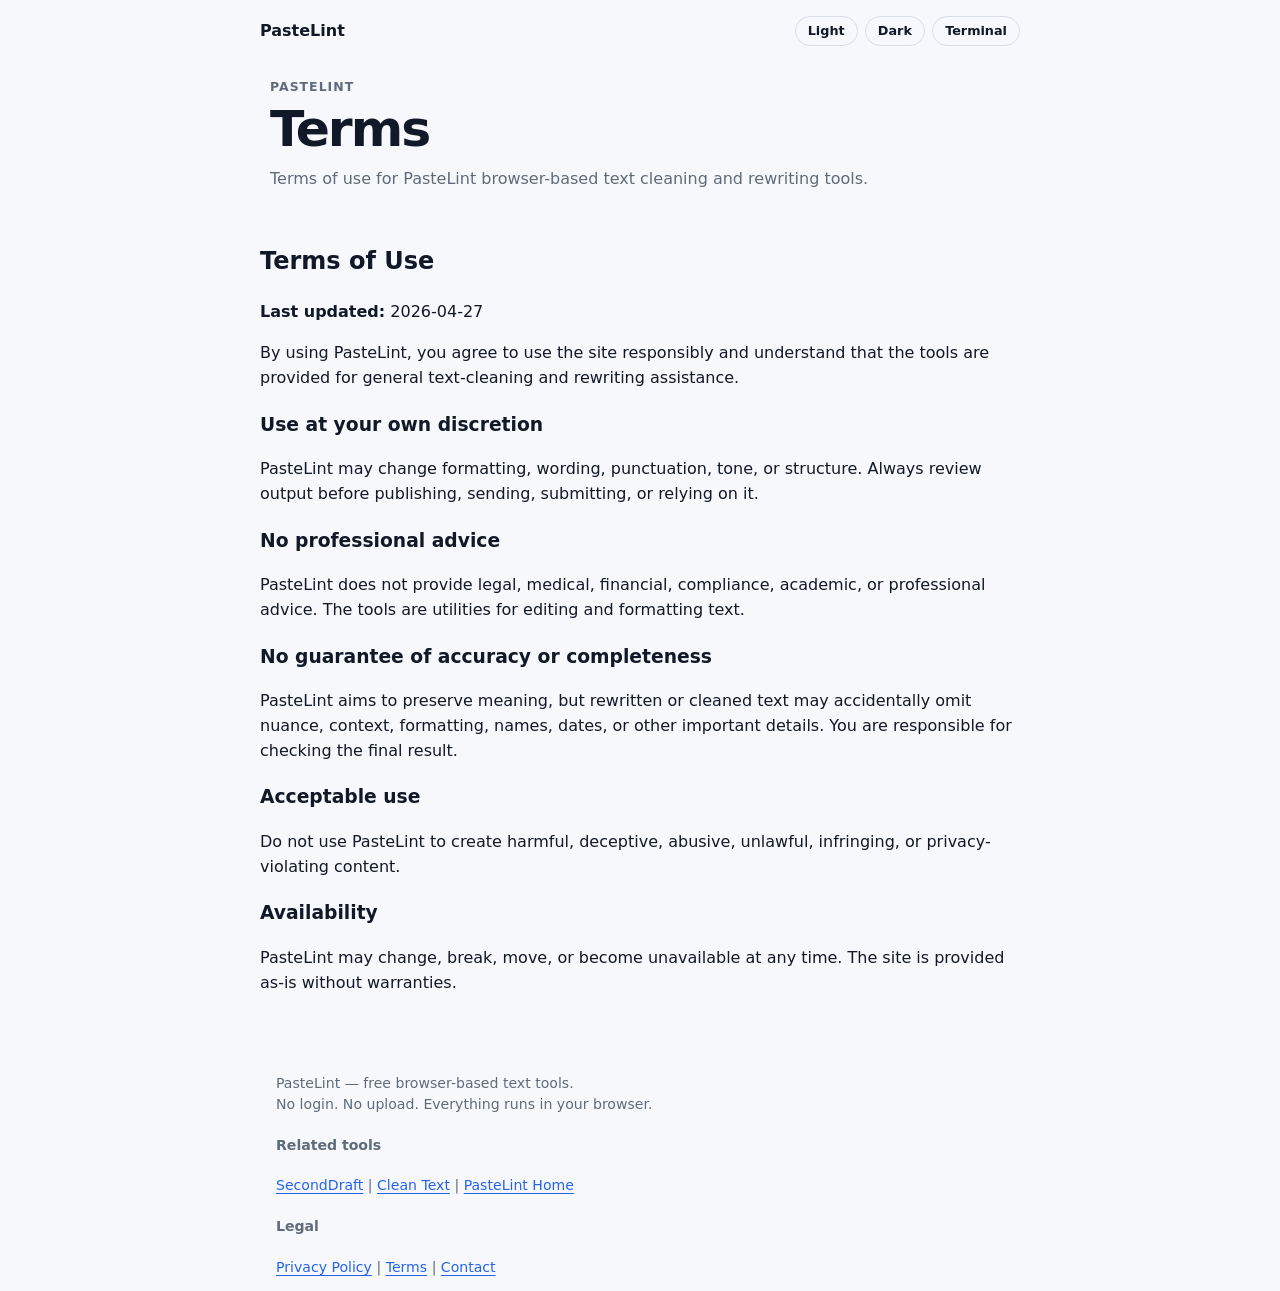
<file: terms.html>
<!DOCTYPE html>
<html lang="en">
<head>
<meta charset="UTF-8">
<meta name="viewport" content="width=device-width, initial-scale=1.0">

<title>Terms | PasteLint</title>
<meta name="description" content="Terms of use for PasteLint browser-based text cleaning and rewriting tools.">

<link rel="stylesheet" href="styles.css">
</head>

<body data-theme="light">

<header class="site-header">
  <div class="header-brand">
    <a href="index.html">PasteLint</a>
  </div>

  <div class="theme-toggle" aria-label="Theme selector">
    <button data-theme="light" type="button">Light</button>
    <button data-theme="dark" type="button">Dark</button>
    <button data-theme="terminal" type="button">Terminal</button>
  </div>
</header>

<main class="legal-page">
  <section class="hero legal-hero">
    <div class="hero-kicker">PasteLint</div>
    <h1>Terms</h1>
    <p class="subtitle">Terms of use for PasteLint browser-based text cleaning and rewriting tools.</p>
  </section>

  <section class="info-card legal-card">
    <h2>Terms of Use</h2>
    <p><strong>Last updated:</strong> 2026-04-27</p>

    <p>
      By using PasteLint, you agree to use the site responsibly and understand that the tools are provided for general text-cleaning and rewriting assistance.
    </p>

    <h3>Use at your own discretion</h3>
    <p>
      PasteLint may change formatting, wording, punctuation, tone, or structure. Always review output before publishing, sending, submitting, or relying on it.
    </p>

    <h3>No professional advice</h3>
    <p>
      PasteLint does not provide legal, medical, financial, compliance, academic, or professional advice. The tools are utilities for editing and formatting text.
    </p>

    <h3>No guarantee of accuracy or completeness</h3>
    <p>
      PasteLint aims to preserve meaning, but rewritten or cleaned text may accidentally omit nuance, context, formatting, names, dates, or other important details. You are responsible for checking the final result.
    </p>

    <h3>Acceptable use</h3>
    <p>
      Do not use PasteLint to create harmful, deceptive, abusive, unlawful, infringing, or privacy-violating content.
    </p>

    <h3>Availability</h3>
    <p>
      PasteLint may change, break, move, or become unavailable at any time. The site is provided as-is without warranties.
    </p>
  </section>
</main>

<footer class="site-footer">
  <div class="footer-inner">
    <p class="footer-brand">PasteLint — free browser-based text tools.</p>
    <p class="footer-note">No login. No upload. Everything runs in your browser.</p>

    <div class="footer-columns">
      <div>
        <h4>Related tools</h4>
        <p>
          <a href="second-draft.html">SecondDraft</a>
          <span>|</span>
          <a href="index.html#tool">Clean Text</a>
          <span>|</span>
          <a href="index.html">PasteLint Home</a>
        </p>
      </div>

      <div>
        <h4>Legal</h4>
        <p>
          <a href="privacy.html">Privacy Policy</a>
          <span>|</span>
          <a href="terms.html">Terms</a>
          <span>|</span>
          <a href="contact.html">Contact</a>
        </p>
      </div>
    </div>
  </div>
</footer>

<script src="script.js"></script>
</body>
</html>
</file>
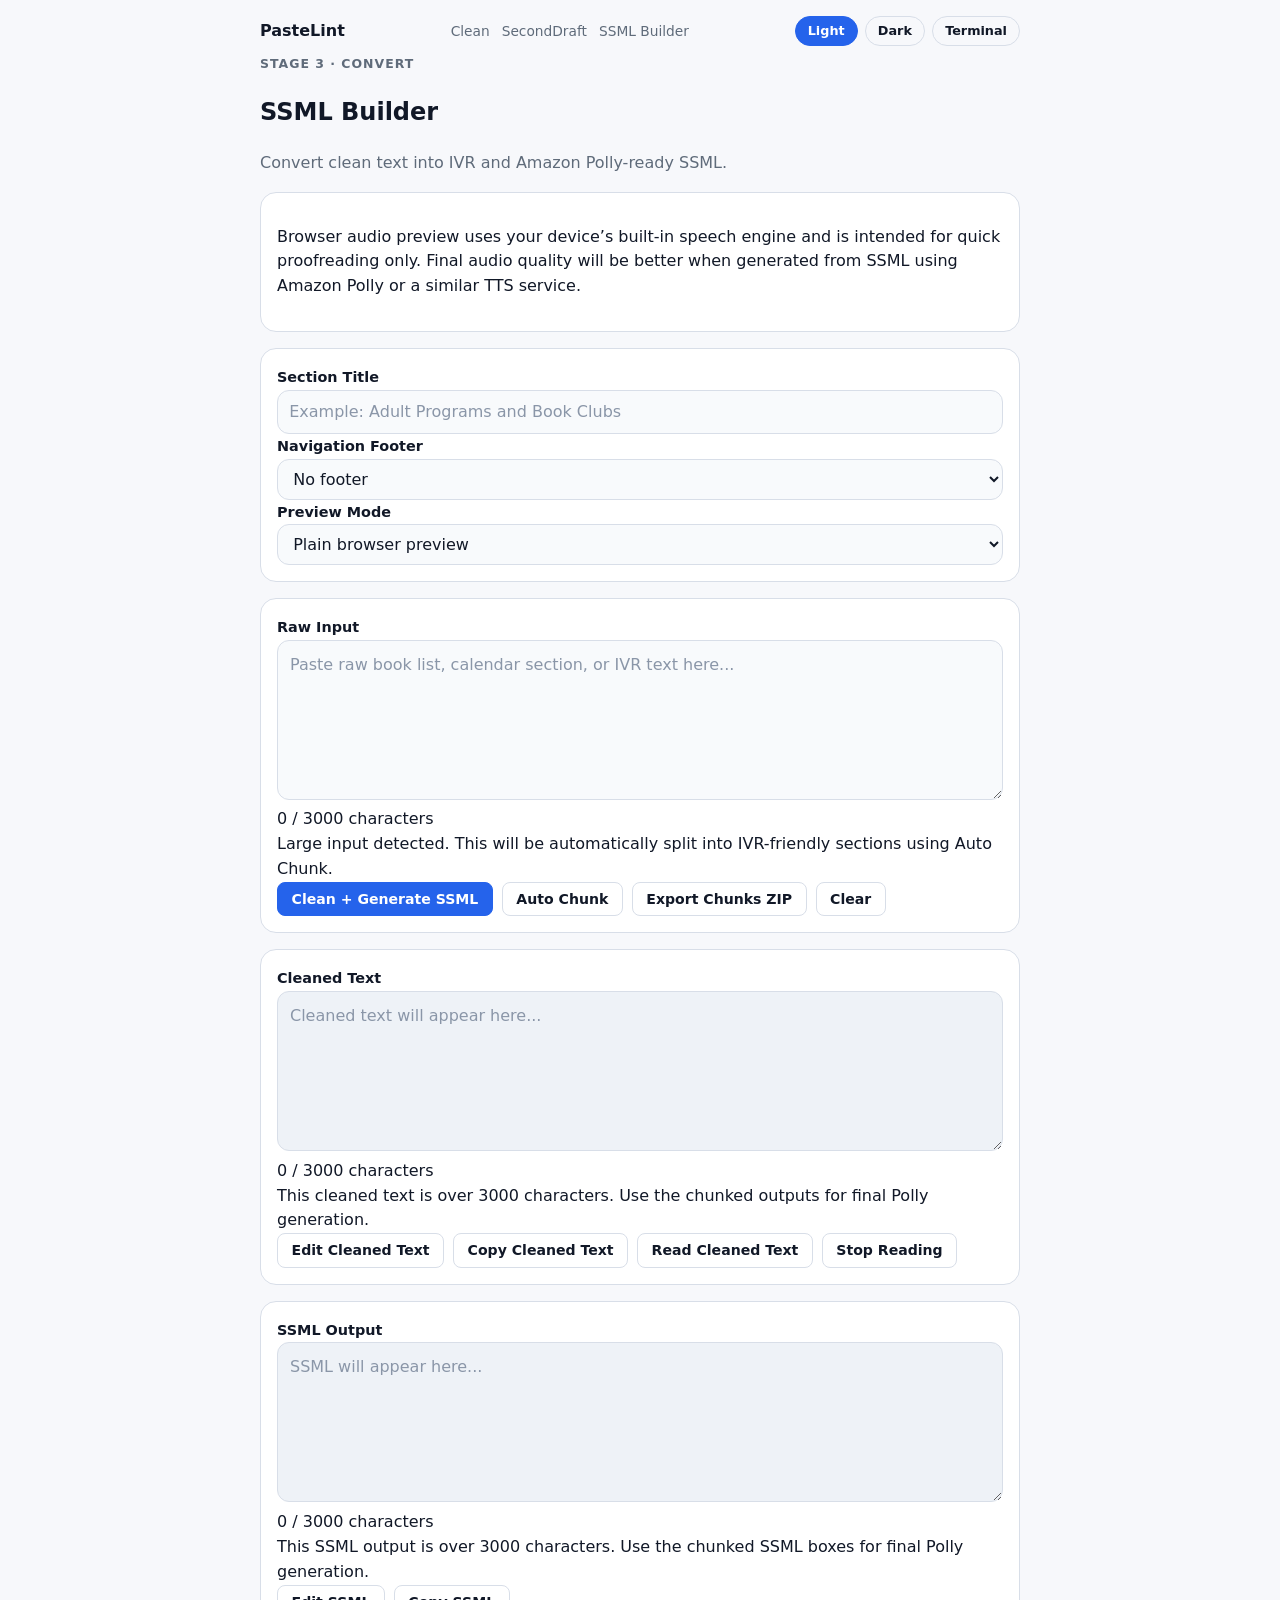
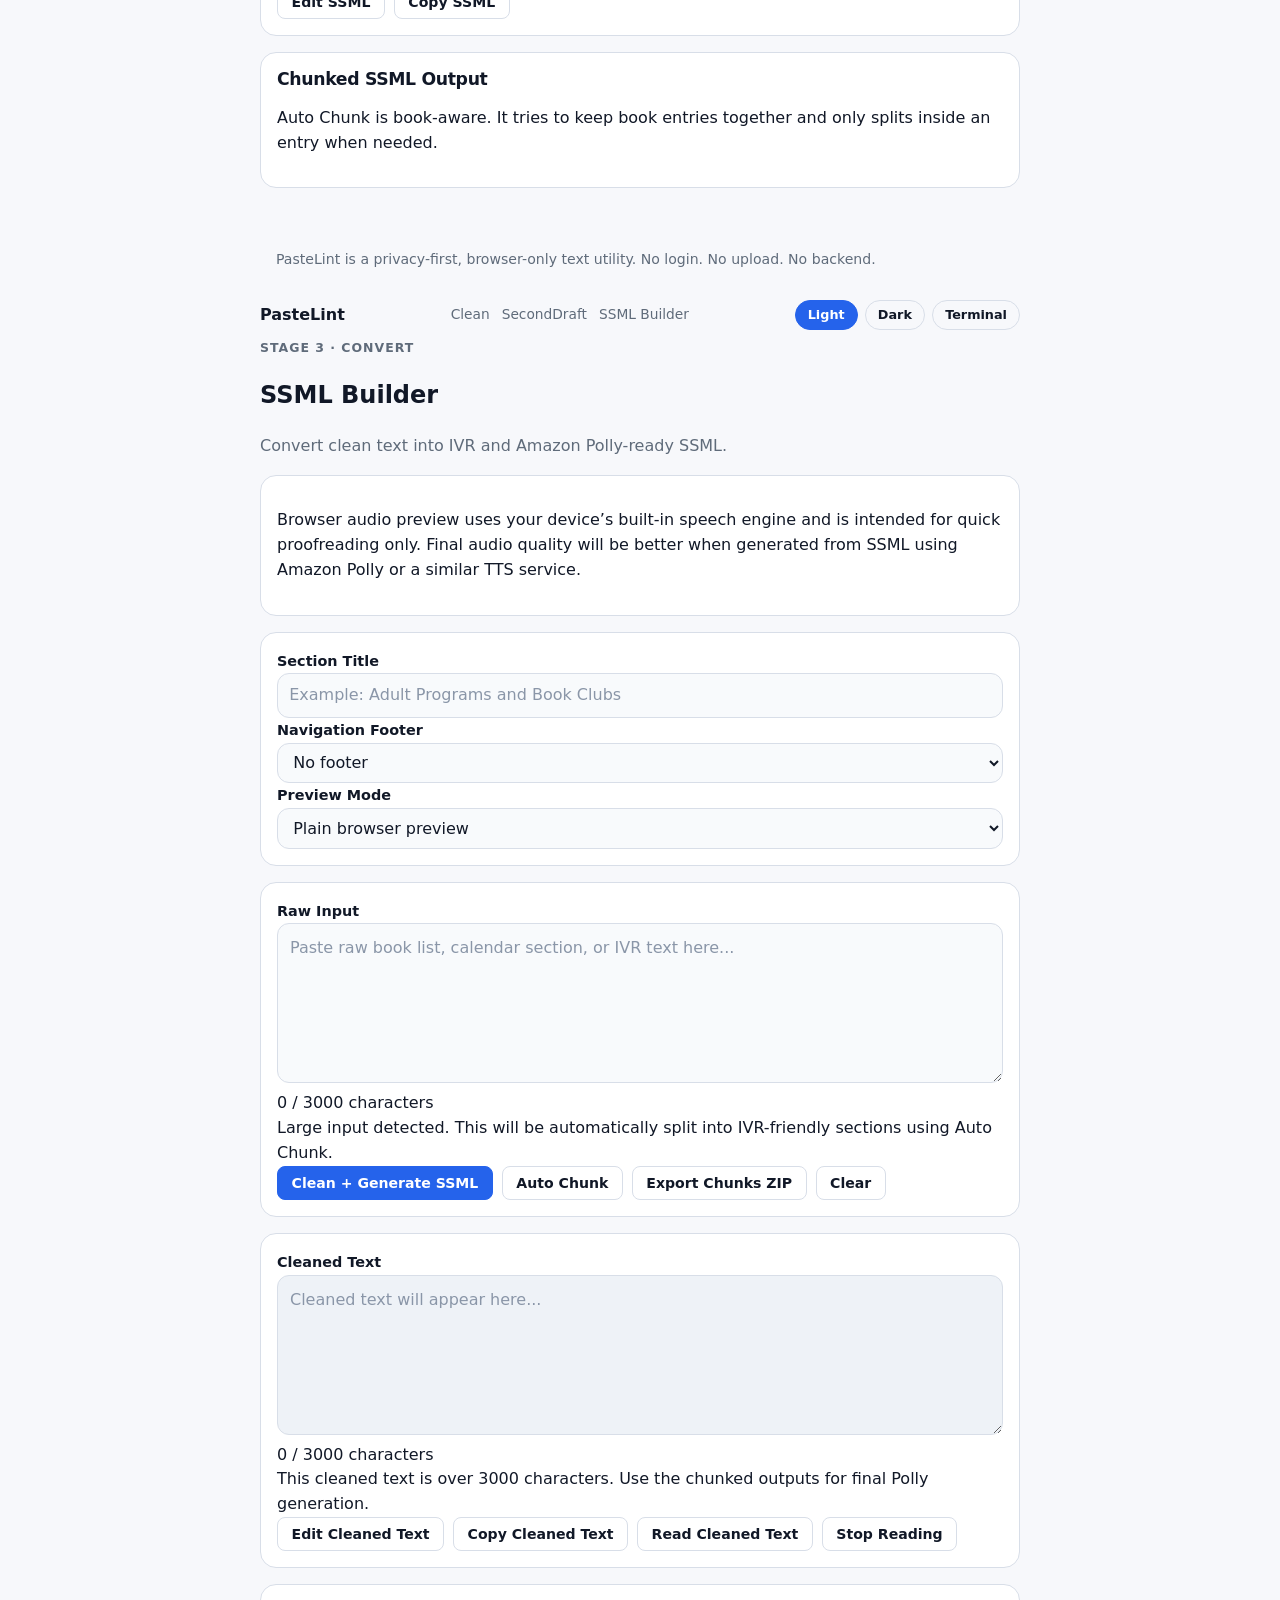
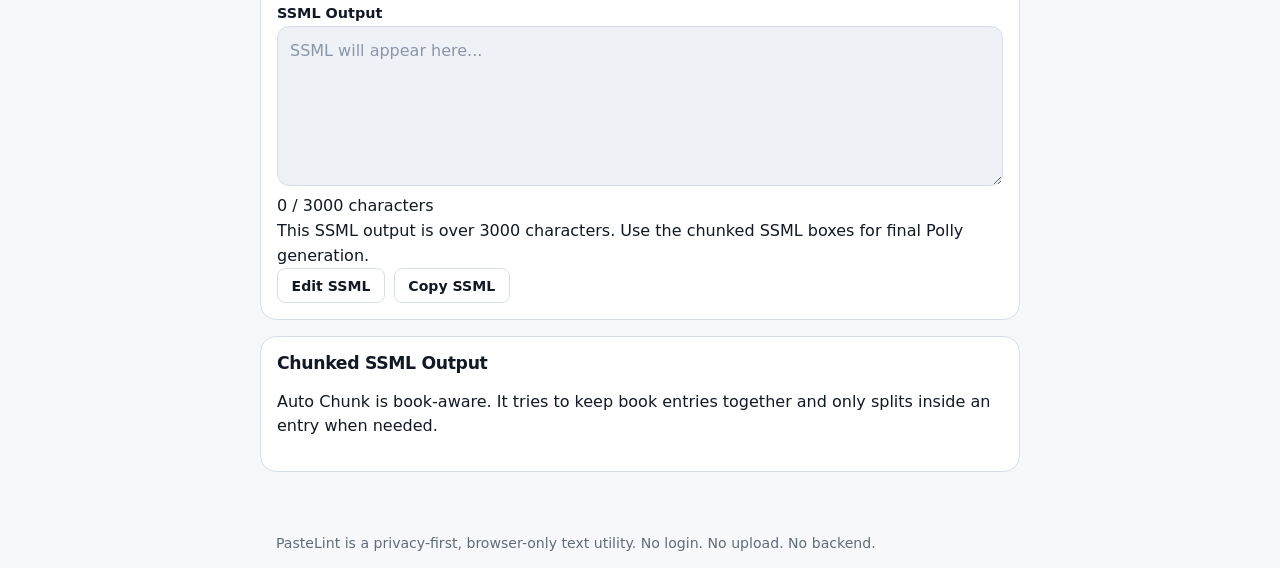
<file: text_to_SSML_builder.html>
<!DOCTYPE html>
<html lang="en" data-theme="light">
<head>
  <meta charset="UTF-8" />
  <meta name="viewport" content="width=device-width, initial-scale=1.0" />
  <title>SSML Builder | PasteLint</title>
  <link rel="stylesheet" href="styles.css" />
</head>

<body>
  <header class="site-header">
    <a class="brand-link" href="index.html">PasteLint</a>

    <nav class="tool-nav" aria-label="Tool navigation">
      <a href="index.html">Clean</a>
      <a href="second-draft.html">SecondDraft</a>
      <a href="text_to_SSML_builder.html">SSML Builder</a>
    </nav>

    <nav class="theme-switcher" aria-label="Theme selector">
      <button class="theme-btn active" type="button" data-theme-choice="light">Light</button>
      <button class="theme-btn" type="button" data-theme-choice="dark">Dark</button>
      <button class="theme-btn" type="button" data-theme-choice="terminal">Terminal</button>
    </nav>
  </header>

  <main class="tool-page ssml-builder-page">
    <section class="tool-hero">
      <p class="eyebrow">Stage 3 · Convert</p>
      <h1>SSML Builder</h1>
      <p class="subtitle">Convert clean text into IVR and Amazon Polly-ready SSML.</p>
    </section>

    <section class="tool-shell">
      <div class="section">
        <p class="note">
          Browser audio preview uses your device’s built-in speech engine and is intended for quick proofreading only.
          Final audio quality will be better when generated from SSML using Amazon Polly or a similar TTS service.
        </p>
      </div>

      <div class="section">
        <label for="sectionTitle">Section Title</label>
        <input id="sectionTitle" placeholder="Example: Adult Programs and Book Clubs" />

        <label for="footerType">Navigation Footer</label>
        <select id="footerType">
          <option value="none">No footer</option>
          <option value="calendar">Standard Calendar Navigation</option>
          <option value="highlights">Weekly Highlights Navigation</option>
          <option value="story">Dial-A-Story / Book List Navigation</option>
        </select>

        <label for="previewMode">Preview Mode</label>
        <select id="previewMode">
          <option value="plain">Plain browser preview</option>
          <option value="ivr">Slower IVR-style preview</option>
        </select>
      </div>

      <div class="section">
        <label for="input">Raw Input</label>
        <textarea id="input" placeholder="Paste raw book list, calendar section, or IVR text here..."></textarea>

        <div id="inputCounter" class="counter">0 / 3000 characters</div>
        <div id="inputWarning" class="warning-box">
          Large input detected. This will be automatically split into IVR-friendly sections using Auto Chunk.
        </div>

        <div class="controls control-panel">
          <button id="cleanGenerateBtn" class="primary-btn" type="button">Clean + Generate SSML</button>
          <button id="autoChunkBtn" class="secondary-btn" type="button">Auto Chunk</button>
          <button id="exportChunksBtn" class="secondary-btn" type="button">Export Chunks ZIP</button>
          <button id="clearSsmlBtn" class="secondary-btn" type="button">Clear</button>
        </div>
      </div>

      <div class="section">
        <label for="cleanOutput">Cleaned Text</label>
        <textarea id="cleanOutput" readonly placeholder="Cleaned text will appear here..."></textarea>

        <div id="cleanCounter" class="counter">0 / 3000 characters</div>
        <div id="cleanWarning" class="warning-box">
          This cleaned text is over 3000 characters. Use the chunked outputs for final Polly generation.
        </div>

        <div class="controls control-panel">
          <button id="editCleanBtn" class="secondary-btn" type="button">Edit Cleaned Text</button>
          <button id="copyCleanBtn" class="secondary-btn" type="button">Copy Cleaned Text</button>
          <button id="readCleanBtn" class="secondary-btn" type="button">Read Cleaned Text</button>
          <button id="stopReadingBtn" class="secondary-btn" type="button">Stop Reading</button>
        </div>
      </div>

      <div class="section">
        <label for="ssmlOutput">SSML Output</label>
        <textarea id="ssmlOutput" readonly placeholder="SSML will appear here..."></textarea>

        <div id="ssmlCounter" class="counter">0 / 3000 characters</div>
        <div id="ssmlWarning" class="warning-box">
          This SSML output is over 3000 characters. Use the chunked SSML boxes for final Polly generation.
        </div>

        <div class="controls control-panel">
          <button id="editSsmlBtn" class="secondary-btn" type="button">Edit SSML</button>
          <button id="copySsmlBtn" class="secondary-btn" type="button">Copy SSML</button>
        </div>
      </div>

      <div class="section" id="chunkStart">
        <div class="section-heading">
          <h2>Chunked SSML Output</h2>
          <p>
            Auto Chunk is book-aware. It tries to keep book entries together and only splits inside an entry when needed.
          </p>
        </div>

        <div id="chunkSummary" class="chunk-summary"></div>
        <div id="chunksContainer"></div>
      </div>
    </section>
  </main>

  <footer class="site-footer">
    <p>PasteLint is a privacy-first, browser-only text utility. No login. No upload. No backend.</p>
  </footer>

  <script>
    const CHARACTER_LIMIT = 3000;
    let latestChunks = [];

    document.addEventListener("DOMContentLoaded", function () {
      bindThemeButtons();

      document.getElementById("input").addEventListener("input", updateCounters);
      document.getElementById("cleanOutput").addEventListener("input", handleCleanEdit);
      document.getElementById("ssmlOutput").addEventListener("input", updateCounters);

      document.getElementById("cleanGenerateBtn").addEventListener("click", generateAll);

      document.getElementById("autoChunkBtn").addEventListener("click", function () {
        generateChunks(false);
      });

      document.getElementById("exportChunksBtn").addEventListener("click", exportChunksZip);
      document.getElementById("clearSsmlBtn").addEventListener("click", clearAll);

      document.getElementById("editCleanBtn").addEventListener("click", function () {
        toggleEdit("cleanOutput", this);
      });

      document.getElementById("copyCleanBtn").addEventListener("click", function () {
        copyText("cleanOutput");
      });

      document.getElementById("readCleanBtn").addEventListener("click", function () {
        speakTextById("cleanOutput");
      });

      document.getElementById("stopReadingBtn").addEventListener("click", stopSpeaking);

      document.getElementById("editSsmlBtn").addEventListener("click", function () {
        toggleEdit("ssmlOutput", this);
      });

      document.getElementById("copySsmlBtn").addEventListener("click", function () {
        copyText("ssmlOutput");
      });

      updateCounters();
    });

    function bindThemeButtons() {
      const savedTheme = localStorage.getItem("pastelint-theme") || "light";
      applyTheme(savedTheme);

      document.querySelectorAll("[data-theme-choice]").forEach(function (button) {
        button.addEventListener("click", function () {
          const theme = button.getAttribute("data-theme-choice");
          applyTheme(theme);
          localStorage.setItem("pastelint-theme", theme);
        });
      });
    }

    function applyTheme(theme) {
      document.documentElement.setAttribute("data-theme", theme);

      document.querySelectorAll("[data-theme-choice]").forEach(function (button) {
        button.classList.toggle("active", button.getAttribute("data-theme-choice") === theme);
      });
    }

    function getFooterText() {
      const type = document.getElementById("footerType").value;

      if (type === "calendar") {
        return "\n\nTo go back to the previous section, press 4. To go to the next section, press 6. To repeat calendar categories, press 8. To return to the main menu, press 9.";
      }

      if (type === "highlights") {
        return "\n\nTo repeat the highlights of the week, press 1. To go to our full calendar section, press 8. To return to the main menu, press 9.";
      }

      if (type === "story") {
        return "\n\nPress 1 to repeat this title. Press 2 for the next title. Press 3 for the description. Press 4 for the previous title. Press 8 to return to the book list menu. Press 9 to return to the main menu.";
      }

      return "";
    }

    function fixSpecialCharacters(text) {
      return text
        .replace(/&/g, " and ")
        .replace(/@/g, " at ")
        .replace(/[“”]/g, '"')
        .replace(/[‘’]/g, "'")
        .replace(/[–—]/g, "-")
        .replace(/\//g, " ")
        .replace(/\*/g, "")
        .replace(/#/g, "")
        .replace(/\$/g, " dollars ")
        .replace(/%/g, " percent ");
    }

    function removeProblemCharacters(text) {
      return text
        .replace(/[<>]/g, "")
        .replace(/[{}[\]|\\^~`]/g, "");
    }

    function formatDBs(text) {
      return text.replace(/\bDB\s?(\d[\d-]*)\b/gi, function (match, digits) {
        const cleanDigits = digits.replace(/-/g, "");
        if (cleanDigits.length < 6) return match;
        return "DB " + cleanDigits.split("").join("-");
      });
    }

    function fixReadBy(text) {
      return text
        .replace(/\s+read by\s+/gi, ". Read by ")
        .replace(/\.\s*\.\s*Read by/gi, ". Read by");
    }

    function formatHeading(line) {
      return line.trim().replace(/[.,]+$/, "") + ".";
    }

    function looksLikeHeading(line) {
      const trimmed = line.trim();
      if (!trimmed) return false;
      if (/\bDB\s?\d/i.test(trimmed)) return false;
      return trimmed.length < 90;
    }

    function splitRawIntoBookUnits(rawText) {
      const lines = rawText
        .replace(/\r\n/g, "\n")
        .replace(/\r/g, "\n")
        .split(/\n+/)
        .map(function (line) {
          return line.trim();
        })
        .filter(Boolean);

      const units = [];
      let pendingHeadings = [];

      lines.forEach(function (line) {
        const hasDb = /\bDB\s?\d{6}\b/i.test(line) || /\bDB\s?\d(?:[- ]?\d){5}\b/i.test(line);

        if (looksLikeHeading(line)) {
          pendingHeadings.push(formatHeading(line));
          return;
        }

        if (hasDb) {
          if (pendingHeadings.length) {
            units.push({
              type: "headings",
              text: pendingHeadings.join("\n")
            });
            pendingHeadings = [];
          }

          units.push({
            type: "book",
            text: line
          });

          return;
        }

        if (units.length && units[units.length - 1].type === "book") {
          units[units.length - 1].text += " " + line;
        } else {
          pendingHeadings.push(formatHeading(line));
        }
      });

      if (pendingHeadings.length) {
        units.push({
          type: "headings",
          text: pendingHeadings.join("\n")
        });
      }

      return units;
    }
    
function fixPauseArtifacts(text) {
  return text
    .replace(/([a-z0-9])\.\s+(until|and|or|didn't|doesn't|can't|couldn't|wouldn't|if|when|while|at|maybe|a)\b/gi, "$1 ... $2");
}
    
    function formatTalkingBookEntry(text) {
      text = text
        .trim()
        .replace(/\bDB\s?(\d{6})\b/gi, function (_, digits) {
          return "DB " + digits.split("").join("-");
        });

      const pattern =
        /^(.+?)\s*,?\s+DB\s?(\d[\d-]*)\s+(\d+)\s+hours?\s+(\d+)\s+minutes?\s+by\s+(.+?)\.\s*Read by\s+([A-Za-z.\s]+?)\s+"([^"]+)"\s*[-–—]\s*From\s+(publisher|Goodreads|WorldCat)\.\s*(.+?)\s+DB\s?(\d[\d-]*)\s+(.+?)\.?$/is;

      if (!pattern.test(text)) {
        return cleanSpacing(text);
      }

      return text.replace(
        pattern,
        function (
          match,
          title,
          dbDigits,
          hours,
          minutes,
          authors,
          narrator,
          description,
          sourceLabel,
          ending,
          endingDb,
          endingTitle
        ) {
          const formattedDB = "DB " + dbDigits.replace(/-/g, "").split("").join("-");

          title = title.trim().replace(/[.,]+$/, "");

        
        description = fixPauseArtifacts(
        description
              .trim()
    .replace(/^["“]\s*/, "")
    .replace(/([a-z])"([a-z])/gi, '$1 "$2')
    .replace(/\s*"\s*-\s*$/g, '"')
    .replace(/\s*["”]\s*$/, "")
    .replace(/\s+([.!?])$/g, "$1")
    .replace(/\s+\.\.\./g, " ...")
    .replace(/([a-z0-9])\.\s+but\b/g, "$1. But")
);

          ending = ending.trim().replace(/\.$/, "");
          endingTitle = endingTitle.trim().replace(/[.,]+$/, "");

          return (
            title + ", " +
            formattedDB + ". " +
            hours + " hours, " + minutes + " minutes, by " +
            authors.trim().replace(/[.,]+$/, "") + ". Read by " +
            narrator.trim().replace(/[.,]+$/, "") + '. "' +
            description.trim() + '"\n\nFrom ' + sourceLabel + '. ' +
            ending.trim().replace(/\.$/, "") + ". " +
            formattedDB + ". " +
            endingTitle.trim().replace(/[.,]+$/, "") + "."
          );
        }
      );
    }

    function cleanSpacing(text) {
      return text
        .replace(/[ \t]+/g, " ")
        .replace(/\n{3,}/g, "\n\n")
        .replace(/\s+([.,!?])/g, "$1")
        .replace(/([.,!?])(?=\S)/g, "$1 ")
        .replace(/,\s*,/g, ",")
        .replace(/\.\s*\./g, ".")
        .replace(/(\d+)\s+hours?\s*,?\s*(\d+)\s+minutes?/gi, "$1 hours, $2 minutes")
        .replace(/\bDB\s?(\d{6})\b/gi, function (match, digits) {
          return "DB " + digits.split("").join("-");
        })
        .replace(/\bDB\s?(\d[\d-]*)\./gi, function (match, digits) {
          return "DB " + digits.replace(/-/g, "").split("").join("-") + ".";
        })
        .replace(/([a-z0-9])\.\s+but\b/g, "$1. But")
        .replace(/([A-Za-z0-9])$/g, "$1.")
        .trim();
    }

    function cleanText(text) {
      text = fixSpecialCharacters(text);
      text = removeProblemCharacters(text);
      text = fixReadBy(text);
      text = formatTalkingBookEntry(text);
      text = formatDBs(text);
      text = cleanSpacing(text);
      return text;
    }

    function buildFullCleanText() {
      const sectionTitle = document.getElementById("sectionTitle").value.trim();
      const rawText = document.getElementById("input").value || "";

      const units = splitRawIntoBookUnits(rawText);
      const cleanedParts = [];

      units.forEach(function (unit) {
        if (unit.type === "headings") {
          cleanedParts.push(unit.text);
        }

        if (unit.type === "book") {
          cleanedParts.push(cleanText(unit.text));
        }
      });

      let cleaned = cleanedParts.join("\n\n");

      if (sectionTitle) {
        cleaned = sectionTitle.replace(/[.,]+$/, "") + ".\n\n" + cleaned;
      }

      cleaned += getFooterText();

      return cleanSpacing(cleaned);
    }

    function escapeForSSML(text) {
      return text
        .replace(/&/g, "and")
        .replace(/</g, "")
        .replace(/>/g, "");
    }

    function wrapSSML(text) {
      return '<speak>\n  <prosody rate="94%">\n    ' + escapeForSSML(text) + '\n  </prosody>\n</speak>';
    }

    function generateAll() {
      const raw = document.getElementById("input").value || "";

      if (raw.length > CHARACTER_LIMIT) {
        generateChunks(true);
        return;
      }

      const cleaned = buildFullCleanText();

      document.getElementById("cleanOutput").value = cleaned;
      document.getElementById("ssmlOutput").value = wrapSSML(cleaned);

      updateCounters();
    }

    function handleCleanEdit() {
      const cleaned = document.getElementById("cleanOutput").value;
      document.getElementById("ssmlOutput").value = wrapSSML(cleaned);
      updateCounters();
    }

    function splitIntoSentences(text) {
      return text.match(/[^.!?]+[.!?]+|\S.+$/g) || [text];
    }

    function splitLongText(text, limit) {
      const sentences = splitIntoSentences(text);
      const chunks = [];
      let current = "";

      sentences.forEach(function (sentence) {
        const trimmed = sentence.trim();

        if ((current + " " + trimmed).trim().length <= limit) {
          current = (current + " " + trimmed).trim();
        } else {
          if (current) chunks.push(current);
          current = trimmed;
        }
      });

      if (current) chunks.push(current);

      return chunks;
    }

    function splitIntoBookAwareUnits(text) {
      const blocks = text
        .split(/\n\s*\n+/)
        .map(function (block) {
          return block.trim();
        })
        .filter(Boolean);

      const units = [];
      let current = "";

      blocks.forEach(function (block) {
        const startsBook = /\bDB\s?\d/i.test(block);

        if (startsBook) {
          if (current) {
            units.push(current);
          }

          current = block;
          return;
        }

        if (block.length < 90 && !/\bDB\s?\d/i.test(block)) {
          if (current) {
            units.push(current);
          }

          units.push(block);
          current = "";
          return;
        }

        if (current) {
          current += "\n\n" + block;
        } else {
          current = block;
        }
      });

      if (current) {
        units.push(current);
      }

      return units;
    }

   function splitIntoBookAwareChunks(text, limit) {
  const units = splitIntoBookAwareUnits(text);
  const chunks = [];
  let current = "";
  let pendingHeading = "";

  function isStandaloneHeading(text) {
    return /^[A-Z][A-Za-z0-9 and,&'’:-]{2,80}\.$/.test(text.trim()) && !/\bDB\s?\d/i.test(text);
  }

  function pushCurrentChunk() {
    if (!current.trim()) return;

    const parts = current
      .split(/\n\s*\n+/)
      .map(function (part) {
        return part.trim();
      })
      .filter(Boolean);

    const lastPart = parts[parts.length - 1];

    if (lastPart && isStandaloneHeading(lastPart) && parts.length > 1) {
      pendingHeading = lastPart;
      parts.pop();
      current = parts.join("\n\n").trim();
    }

    if (current.trim()) {
      chunks.push(current.trim());
    }

    current = "";
  }

  units.forEach(function (unit) {
    if (pendingHeading) {
      unit = pendingHeading + "\n\n" + unit;
      pendingHeading = "";
    }

    const candidate = current ? current + "\n\n" + unit : unit;

    if (candidate.length <= limit) {
      current = candidate;
      return;
    }

    pushCurrentChunk();

    if (unit.length <= limit) {
      current = unit;
    } else {
      splitLongText(unit, limit).forEach(function (part) {
        if (part.length <= limit) {
          chunks.push(part);
        }
      });
    }
  });

  pushCurrentChunk();

  if (pendingHeading) {
    chunks.push(pendingHeading);
  }

  return chunks;
}

    function generateChunks(wasRedirected) {
      const cleaned = buildFullCleanText();
      const chunks = splitIntoBookAwareChunks(cleaned, CHARACTER_LIMIT);

      latestChunks = chunks.slice();

      const container = document.getElementById("chunksContainer");
      const summary = document.getElementById("chunkSummary");

      container.innerHTML = "";

      summary.textContent = "Created " + chunks.length + " book-aware chunks. Review each part before generating final Polly audio.";
      summary.classList.add("show");

      chunks.forEach(function (chunk, index) {
        const title = document.getElementById("sectionTitle").value.trim() || "IVR Section";
        const chunkTitle = chunks.length > 1
          ? title + " - Part " + (index + 1) + " of " + chunks.length
          : title;

        const ssml = wrapSSML(chunk);

        const div = document.createElement("div");
        div.className = "chunk chunk-card";

        div.innerHTML = `
          <h3>${chunkTitle}</h3>
          <div class="counter">${chunk.length} / ${CHARACTER_LIMIT} characters</div>
          <textarea readonly id="chunkText${index}">${chunk}</textarea>
          <div class="controls control-panel">
            <button class="secondary-btn" type="button" onclick="copyText('chunkText${index}')">Copy Chunk Text</button>
            <button class="secondary-btn" type="button" onclick="speakTextById('chunkText${index}')">Read This Chunk</button>
            <button class="secondary-btn" type="button" onclick="stopSpeaking()">Stop Reading</button>
          </div>
          <textarea readonly id="chunkSSML${index}">${ssml}</textarea>
          <div class="controls control-panel">
            <button class="secondary-btn" type="button" onclick="copyText('chunkSSML${index}')">Copy Chunk SSML</button>
          </div>
        `;

        container.appendChild(div);
      });

      const cleanedPrefix = wasRedirected
        ? "[Auto Chunk applied due to large input. Use the chunked sections below for final Polly generation.]\n\n"
        : "";

      document.getElementById("cleanOutput").value = cleanedPrefix + cleaned;
      document.getElementById("ssmlOutput").value = wrapSSML(cleaned);

      updateCounters();

      document.getElementById("chunkStart").scrollIntoView({
        behavior: "smooth",
        block: "start"
      });
    }

    function updateCounters() {
      updateCounter("input", "inputCounter", "inputWarning");
      updateCounter("cleanOutput", "cleanCounter", "cleanWarning");
      updateCounter("ssmlOutput", "ssmlCounter", "ssmlWarning");
      updateLargeInputButtons();
    }

    function updateCounter(textareaId, counterId, warningId) {
      const textarea = document.getElementById(textareaId);
      const counter = document.getElementById(counterId);

      if (!textarea || !counter) return;

      const count = textarea.value.length;

      counter.textContent = count + " / " + CHARACTER_LIMIT + " characters";

      if (count > CHARACTER_LIMIT) {
        counter.classList.add("warning");
      } else {
        counter.classList.remove("warning");
      }

      if (warningId) {
        const warning = document.getElementById(warningId);

        if (warning) {
          if (count > CHARACTER_LIMIT) {
            warning.classList.add("show");
          } else {
            warning.classList.remove("show");
          }
        }
      }
    }

    function updateLargeInputButtons() {
      const raw = document.getElementById("input").value || "";
      const cleanBtn = document.getElementById("cleanGenerateBtn");
      const chunkBtn = document.getElementById("autoChunkBtn");

      if (raw.length > CHARACTER_LIMIT) {
        cleanBtn.classList.add("primary-warning");
        chunkBtn.classList.add("chunk-emphasis");
      } else {
        cleanBtn.classList.remove("primary-warning");
        chunkBtn.classList.remove("chunk-emphasis");
      }
    }

    function toggleEdit(id, button) {
      const textarea = document.getElementById(id);

      if (textarea.hasAttribute("readonly")) {
        textarea.removeAttribute("readonly");
        textarea.focus();
        button.textContent = "Lock " + (id === "cleanOutput" ? "Cleaned Text" : "SSML");
      } else {
        textarea.setAttribute("readonly", true);
        button.textContent = id === "cleanOutput" ? "Edit Cleaned Text" : "Edit SSML";
      }
    }

    function copyText(id) {
      const box = document.getElementById(id);
      if (!box) return;

      box.select();
      box.setSelectionRange(0, 999999);

      navigator.clipboard.writeText(box.value).catch(function () {
        document.execCommand("copy");
      });
    }

    function speakTextById(id) {
      const box = document.getElementById(id);
      if (!box) return;

      const text = box.value;

      if (!text.trim()) {
        alert("Generate text first.");
        return;
      }

      window.speechSynthesis.cancel();

      const mode = document.getElementById("previewMode").value;
      const speech = new SpeechSynthesisUtterance(text);

      speech.rate = mode === "ivr" ? 0.82 : 0.94;
      speech.pitch = 1;
      speech.volume = 1;

      window.speechSynthesis.speak(speech);
    }

    function stopSpeaking() {
      window.speechSynthesis.cancel();
    }

    function sanitizeFilename(text) {
      return (text || "ivr_section")
        .toLowerCase()
        .replace(/[^a-z0-9]+/g, "_")
        .replace(/^_+|_+$/g, "")
        .slice(0, 50) || "ivr_section";
    }

    function downloadBlob(filename, blob) {
      const link = document.createElement("a");

      link.href = URL.createObjectURL(blob);
      link.download = filename;

      document.body.appendChild(link);
      link.click();
      document.body.removeChild(link);

      URL.revokeObjectURL(link.href);
    }

    function crc32(str) {
      const table = crc32.table || (crc32.table = function () {
        let c;
        const table = [];

        for (let n = 0; n < 256; n++) {
          c = n;

          for (let k = 0; k < 8; k++) {
            c = (c & 1) ? (0xEDB88320 ^ (c >>> 1)) : (c >>> 1);
          }

          table[n] = c >>> 0;
        }

        return table;
      }());

      let crc = 0 ^ (-1);

      for (let i = 0; i < str.length; i++) {
        crc = (crc >>> 8) ^ table[(crc ^ str.charCodeAt(i)) & 0xff];
      }

      return (crc ^ (-1)) >>> 0;
    }

    function createZip(files) {
      const encoder = new TextEncoder();
      const localParts = [];
      const centralParts = [];
      let offset = 0;

      function pushUint16(arr, value) {
        arr.push(value & 0xff, (value >>> 8) & 0xff);
      }

      function pushUint32(arr, value) {
        arr.push(
          value & 0xff,
          (value >>> 8) & 0xff,
          (value >>> 16) & 0xff,
          (value >>> 24) & 0xff
        );
      }

      files.forEach(function (file) {
        const nameBytes = encoder.encode(file.name);
        const dataBytes = encoder.encode(file.content);
        const crc = crc32(file.content);
        const local = [];

        pushUint32(local, 0x04034b50);
        pushUint16(local, 20);
        pushUint16(local, 0);
        pushUint16(local, 0);
        pushUint16(local, 0);
        pushUint16(local, 0);
        pushUint32(local, crc);
        pushUint32(local, dataBytes.length);
        pushUint32(local, dataBytes.length);
        pushUint16(local, nameBytes.length);
        pushUint16(local, 0);

        const localHeader = new Uint8Array(local);

        localParts.push(localHeader, nameBytes, dataBytes);

        const central = [];

        pushUint32(central, 0x02014b50);
        pushUint16(central, 20);
        pushUint16(central, 20);
        pushUint16(central, 0);
        pushUint16(central, 0);
        pushUint16(central, 0);
        pushUint16(central, 0);
        pushUint32(central, crc);
        pushUint32(central, dataBytes.length);
        pushUint32(central, dataBytes.length);
        pushUint16(central, nameBytes.length);
        pushUint16(central, 0);
        pushUint16(central, 0);
        pushUint16(central, 0);
        pushUint16(central, 0);
        pushUint32(central, 0);
        pushUint32(central, offset);

        centralParts.push(new Uint8Array(central), nameBytes);

        offset += localHeader.length + nameBytes.length + dataBytes.length;
      });

      const centralOffset = offset;
      let centralSize = 0;

      centralParts.forEach(function (part) {
        centralSize += part.length;
      });

      const end = [];

      pushUint32(end, 0x06054b50);
      pushUint16(end, 0);
      pushUint16(end, 0);
      pushUint16(end, files.length);
      pushUint16(end, files.length);
      pushUint32(end, centralSize);
      pushUint32(end, centralOffset);
      pushUint16(end, 0);

      return new Blob(localParts.concat(centralParts, [new Uint8Array(end)]), {
        type: "application/zip"
      });
    }

    function exportChunksZip() {
      if (!latestChunks.length) {
        generateChunks(false);
      }

      if (!latestChunks.length) {
        alert("No chunks available to export.");
        return;
      }

      const title = sanitizeFilename(
        document.getElementById("sectionTitle").value.trim() || "ivr_section"
      );

      const files = [];

      latestChunks.forEach(function (chunk, index) {
        const number = String(index + 1).padStart(2, "0");

        files.push({
          name: title + "_part_" + number + ".txt",
          content: chunk
        });

        files.push({
          name: title + "_part_" + number + ".ssml",
          content: wrapSSML(chunk)
        });
      });

      downloadBlob(title + "_chunks.zip", createZip(files));
    }

    function clearAll() {
      window.speechSynthesis.cancel();

      document.getElementById("sectionTitle").value = "";
      document.getElementById("footerType").value = "none";
      document.getElementById("previewMode").value = "plain";
      document.getElementById("input").value = "";
      document.getElementById("cleanOutput").value = "";
      document.getElementById("ssmlOutput").value = "";
      document.getElementById("chunksContainer").innerHTML = "";

      latestChunks = [];

      const summary = document.getElementById("chunkSummary");
      summary.textContent = "";
      summary.classList.remove("show");

      updateCounters();
    }
  </script>
</body>
</html><!DOCTYPE html>
<html lang="en" data-theme="light">
<head>
  <meta charset="UTF-8" />
  <meta name="viewport" content="width=device-width, initial-scale=1.0" />
  <title>SSML Builder | PasteLint</title>
  <link rel="stylesheet" href="styles.css" />
</head>

<body>
  <header class="site-header">
    <a class="brand-link" href="index.html">PasteLint</a>

    <nav class="tool-nav" aria-label="Tool navigation">
      <a href="index.html">Clean</a>
      <a href="second-draft.html">SecondDraft</a>
      <a href="text_to_SSML_builder.html">SSML Builder</a>
    </nav>

    <nav class="theme-switcher" aria-label="Theme selector">
      <button class="theme-btn active" type="button" data-theme-choice="light">Light</button>
      <button class="theme-btn" type="button" data-theme-choice="dark">Dark</button>
      <button class="theme-btn" type="button" data-theme-choice="terminal">Terminal</button>
    </nav>
  </header>

  <main class="tool-page ssml-builder-page">
    <section class="tool-hero">
      <p class="eyebrow">Stage 3 · Convert</p>
      <h1>SSML Builder</h1>
      <p class="subtitle">Convert clean text into IVR and Amazon Polly-ready SSML.</p>
    </section>

    <section class="tool-shell">
      <div class="section">
        <p class="note">
          Browser audio preview uses your device’s built-in speech engine and is intended for quick proofreading only.
          Final audio quality will be better when generated from SSML using Amazon Polly or a similar TTS service.
        </p>
      </div>

      <div class="section">
        <label for="sectionTitle">Section Title</label>
        <input id="sectionTitle" placeholder="Example: Adult Programs and Book Clubs" />

        <label for="footerType">Navigation Footer</label>
        <select id="footerType">
          <option value="none">No footer</option>
          <option value="calendar">Standard Calendar Navigation</option>
          <option value="highlights">Weekly Highlights Navigation</option>
          <option value="story">Dial-A-Story / Book List Navigation</option>
        </select>

        <label for="previewMode">Preview Mode</label>
        <select id="previewMode">
          <option value="plain">Plain browser preview</option>
          <option value="ivr">Slower IVR-style preview</option>
        </select>
      </div>

      <div class="section">
        <label for="input">Raw Input</label>
        <textarea id="input" placeholder="Paste raw book list, calendar section, or IVR text here..."></textarea>

        <div id="inputCounter" class="counter">0 / 3000 characters</div>
        <div id="inputWarning" class="warning-box">
          Large input detected. This will be automatically split into IVR-friendly sections using Auto Chunk.
        </div>

        <div class="controls control-panel">
          <button id="cleanGenerateBtn" class="primary-btn" type="button">Clean + Generate SSML</button>
          <button id="autoChunkBtn" class="secondary-btn" type="button">Auto Chunk</button>
          <button id="exportChunksBtn" class="secondary-btn" type="button">Export Chunks ZIP</button>
          <button id="clearSsmlBtn" class="secondary-btn" type="button">Clear</button>
        </div>
      </div>

      <div class="section">
        <label for="cleanOutput">Cleaned Text</label>
        <textarea id="cleanOutput" readonly placeholder="Cleaned text will appear here..."></textarea>

        <div id="cleanCounter" class="counter">0 / 3000 characters</div>
        <div id="cleanWarning" class="warning-box">
          This cleaned text is over 3000 characters. Use the chunked outputs for final Polly generation.
        </div>

        <div class="controls control-panel">
          <button id="editCleanBtn" class="secondary-btn" type="button">Edit Cleaned Text</button>
          <button id="copyCleanBtn" class="secondary-btn" type="button">Copy Cleaned Text</button>
          <button id="readCleanBtn" class="secondary-btn" type="button">Read Cleaned Text</button>
          <button id="stopReadingBtn" class="secondary-btn" type="button">Stop Reading</button>
        </div>
      </div>

      <div class="section">
        <label for="ssmlOutput">SSML Output</label>
        <textarea id="ssmlOutput" readonly placeholder="SSML will appear here..."></textarea>

        <div id="ssmlCounter" class="counter">0 / 3000 characters</div>
        <div id="ssmlWarning" class="warning-box">
          This SSML output is over 3000 characters. Use the chunked SSML boxes for final Polly generation.
        </div>

        <div class="controls control-panel">
          <button id="editSsmlBtn" class="secondary-btn" type="button">Edit SSML</button>
          <button id="copySsmlBtn" class="secondary-btn" type="button">Copy SSML</button>
        </div>
      </div>

      <div class="section" id="chunkStart">
        <div class="section-heading">
          <h2>Chunked SSML Output</h2>
          <p>
            Auto Chunk is book-aware. It tries to keep book entries together and only splits inside an entry when needed.
          </p>
        </div>

        <div id="chunkSummary" class="chunk-summary"></div>
        <div id="chunksContainer"></div>
      </div>
    </section>
  </main>

  <footer class="site-footer">
    <p>PasteLint is a privacy-first, browser-only text utility. No login. No upload. No backend.</p>
  </footer>

  <script>
    const CHARACTER_LIMIT = 3000;
    let latestChunks = [];

    document.addEventListener("DOMContentLoaded", function () {
      bindThemeButtons();

      document.getElementById("input").addEventListener("input", updateCounters);
      document.getElementById("cleanOutput").addEventListener("input", handleCleanEdit);
      document.getElementById("ssmlOutput").addEventListener("input", updateCounters);

      document.getElementById("cleanGenerateBtn").addEventListener("click", generateAll);
      document.getElementById("autoChunkBtn").addEventListener("click", function () {
        generateChunks(false);
      });
      document.getElementById("exportChunksBtn").addEventListener("click", exportChunksZip);
      document.getElementById("clearSsmlBtn").addEventListener("click", clearAll);

      document.getElementById("editCleanBtn").addEventListener("click", function () {
        toggleEdit("cleanOutput", this);
      });
      document.getElementById("copyCleanBtn").addEventListener("click", function () {
        copyText("cleanOutput");
      });
      document.getElementById("readCleanBtn").addEventListener("click", function () {
        speakTextById("cleanOutput");
      });
      document.getElementById("stopReadingBtn").addEventListener("click", stopSpeaking);

      document.getElementById("editSsmlBtn").addEventListener("click", function () {
        toggleEdit("ssmlOutput", this);
      });
      document.getElementById("copySsmlBtn").addEventListener("click", function () {
        copyText("ssmlOutput");
      });

      updateCounters();
    });

    function bindThemeButtons() {
      const savedTheme = localStorage.getItem("pastelint-theme") || "light";
      applyTheme(savedTheme);

      document.querySelectorAll("[data-theme-choice]").forEach(function (button) {
        button.addEventListener("click", function () {
          const theme = button.getAttribute("data-theme-choice");
          applyTheme(theme);
          localStorage.setItem("pastelint-theme", theme);
        });
      });
    }

    function applyTheme(theme) {
      document.documentElement.setAttribute("data-theme", theme);

      document.querySelectorAll("[data-theme-choice]").forEach(function (button) {
        button.classList.toggle("active", button.getAttribute("data-theme-choice") === theme);
      });
    }

    function getFooterText() {
      const type = document.getElementById("footerType").value;

      if (type === "calendar") {
        return "\n\nTo go back to the previous section, press 4. To go to the next section, press 6. To repeat calendar categories, press 8. To return to the main menu, press 9.";
      }

      if (type === "highlights") {
        return "\n\nTo repeat the highlights of the week, press 1. To go to our full calendar section, press 8. To return to the main menu, press 9.";
      }

      if (type === "story") {
        return "\n\nPress 1 to repeat this title. Press 2 for the next title. Press 3 for the description. Press 4 for the previous title. Press 8 to return to the book list menu. Press 9 to return to the main menu.";
      }

      return "";
    }

    function fixSpecialCharacters(text) {
      return text
        .replace(/&/g, " and ")
        .replace(/@/g, " at ")
        .replace(/[“”]/g, '"')
        .replace(/[‘’]/g, "'")
        .replace(/[–—]/g, "-")
        .replace(/\//g, " ")
        .replace(/\*/g, "")
        .replace(/#/g, "")
        .replace(/\$/g, " dollars ")
        .replace(/%/g, " percent ");
    }

    function removeProblemCharacters(text) {
      return text
        .replace(/[<>]/g, "")
        .replace(/[{}[\]|\\^~`]/g, "");
    }

    function formatDBs(text) {
      return text.replace(/\bDB\s?(\d[\d-]*)\b/gi, function (match, digits) {
        const cleanDigits = digits.replace(/-/g, "");
        if (cleanDigits.length < 6) return match;
        return "DB " + cleanDigits.split("").join("-");
      });
    }

    function fixReadBy(text) {
      return text
        .replace(/\s+read by\s+/gi, ". Read by ")
        .replace(/\.\s*\.\s*Read by/gi, ". Read by");
    }

    function formatTalkingBookEntry(text) {
      const categoryLines = [];

      text = text
        .split("\n")
        .map(function (line) {
          return line.trim();
        })
        .filter(Boolean)
        .filter(function (line) {
          const isShort = line.length < 90;
          const hasDB = /\bDB\s?\d/i.test(line);

          if (isShort && !hasDB) {
            categoryLines.push(line.replace(/[.,]+$/, "") + ".");
            return false;
          }

          return true;
        })
        .join(" ");

      text = text.replace(/\bDB\s?(\d{6})\b/gi, function (_, digits) {
        return "DB " + digits.split("").join("-");
      });

     const pattern =
  /^(.+?)\s+DB\s?(\d[\d-]*)\s+(\d+)\s+hours?\s+(\d+)\s+minutes?\s+by\s+(.+?)\.\s*Read by\s+([A-Za-z.\s]+?)\s+"([^"]+)"\s*[-–—]\s*From publisher\.\s*(.+?)\s+DB\s?(\d[\d-]*)\s+(.+?)\.?$/is;

      let formatted = text;

      if (pattern.test(text)) {
        formatted = text.replace(
          pattern,
          function (
            match,
            title,
            dbDigits,
            hours,
            minutes,
            authors,
            narrator,
            description,
            ending,
            endingDb,
            endingTitle
          ) {
            const formattedDB = "DB " + dbDigits.replace(/-/g, "").split("").join("-");

            title = title.trim().replace(/[.,]+$/, "");
            description = description
              .trim()
              .replace(/^["“]\s*/, "")
              .replace(/\s*["”]\s*$/, "");
            ending = ending.trim().replace(/\.$/, "");
            endingTitle = endingTitle.trim().replace(/[.,]+$/, "");

            return (
  title.trim().replace(/[.,]+$/, "") + ", " +
  formattedDB + ". " +
  hours + " hours, " + minutes + " minutes, by " +
  authors.trim().replace(/[.,]+$/, "") + ". Read by " +
  narrator.trim().replace(/[.,]+$/, "") + '. "' +
  description.trim().replace(/\s+$/, "") + '"\n\nFrom publisher. ' +
  ending.trim().replace(/\.$/, "") + ". " +
  formattedDB + ". " +
  endingTitle.trim().replace(/[.,]+$/, "") + "."
);
          }
        );
      }

      return (categoryLines.length ? categoryLines.join("\n") + "\n" : "") + formatted;
    }

    function cleanSpacing(text) {
      return text
        .replace(/[ \t]+/g, " ")
        .replace(/\n{3,}/g, "\n\n")
        .replace(/\s+([.,!?])/g, "$1")
        .replace(/([.,!?])(?=\S)/g, "$1 ")
        .replace(/,\s*,/g, ",")
        .replace(/\.\s*\./g, ".")
        .replace(/(\d+)\s+hours?\s*,?\s*(\d+)\s+minutes?/gi, "$1 hours, $2 minutes")
        .replace(/\bDB\s?(\d{6})\b/gi, function (match, digits) {
          return "DB " + digits.split("").join("-");
        })
        .replace(/\bDB\s?(\d[\d-]*)\./gi, function (match, digits) {
          return "DB " + digits.replace(/-/g, "").split("").join("-") + ".";
        })
        .replace(/([A-Za-z0-9])$/g, "$1.")
        .trim();
    }

    function cleanText(text) {
      text = fixSpecialCharacters(text);
      text = removeProblemCharacters(text);
      text = fixReadBy(text);
      text = formatTalkingBookEntry(text);
      text = formatDBs(text);
      text = cleanSpacing(text);
      return text;
    }

    function buildFullCleanText() {
      const sectionTitle = document.getElementById("sectionTitle").value.trim();
      const rawText = document.getElementById("input").value || "";

      const entries = rawText
        .trim()
        .split(/\n\s*\n+/)
        .map(function (entry) {
          return entry.trim();
        })
        .filter(function (entry) {
          return entry.length > 0;
        });

      let cleaned = entries.map(function (entry) {
        return cleanText(entry);
      }).join("\n\n");

      if (sectionTitle) {
        cleaned = sectionTitle.replace(/[.,]+$/, "") + ".\n\n" + cleaned;
      }

      cleaned += getFooterText();

      return cleanSpacing(cleaned);
    }

    function escapeForSSML(text) {
      return text
        .replace(/&/g, "and")
        .replace(/</g, "")
        .replace(/>/g, "");
    }

    function wrapSSML(text) {
      return '<speak>\n  <prosody rate="94%">\n    ' + escapeForSSML(text) + '\n  </prosody>\n</speak>';
    }

    function generateAll() {
      const raw = document.getElementById("input").value || "";

      if (raw.length > CHARACTER_LIMIT) {
        generateChunks(true);
        return;
      }

      const cleaned = buildFullCleanText();

      document.getElementById("cleanOutput").value = cleaned;
      document.getElementById("ssmlOutput").value = wrapSSML(cleaned);

      updateCounters();
    }

    function handleCleanEdit() {
      const cleaned = document.getElementById("cleanOutput").value;
      document.getElementById("ssmlOutput").value = wrapSSML(cleaned);
      updateCounters();
    }

    function splitIntoSentences(text) {
      return text.match(/[^.!?]+[.!?]+|\S.+$/g) || [text];
    }

    function splitLongText(text, limit) {
      const sentences = splitIntoSentences(text);
      const chunks = [];
      let current = "";

      sentences.forEach(function (sentence) {
        const trimmed = sentence.trim();

        if ((current + " " + trimmed).trim().length <= limit) {
          current = (current + " " + trimmed).trim();
        } else {
          if (current) chunks.push(current);
          current = trimmed;
        }
      });

      if (current) chunks.push(current);

      return chunks;
    }

    function splitIntoBookAwareUnits(text) {
      const blocks = text
        .split(/\n\s*\n+/)
        .map(function (block) {
          return block.trim();
        })
        .filter(Boolean);

      const units = [];
      let pendingHeading = "";

      blocks.forEach(function (block) {
        const hasDb = /\bDB\s?\d/i.test(block);

        if (!hasDb && block.length < 90) {
          pendingHeading = pendingHeading ? pendingHeading + "\n\n" + block : block;
          return;
        }

        if (pendingHeading) {
          units.push(pendingHeading + "\n\n" + block);
          pendingHeading = "";
        } else {
          units.push(block);
        }
      });

      if (pendingHeading) units.push(pendingHeading);

      return units;
    }

    function splitIntoBookAwareChunks(text, limit) {
      const units = splitIntoBookAwareUnits(text);
      const chunks = [];
      let current = "";

      units.forEach(function (unit) {
        const candidate = current ? current + "\n\n" + unit : unit;

        if (candidate.length <= limit) {
          current = candidate;
          return;
        }

        if (current) {
          chunks.push(current);
          current = "";
        }

        if (unit.length <= limit) {
          current = unit;
        } else {
          splitLongText(unit, limit).forEach(function (part) {
            if (part.length <= limit) {
              chunks.push(part);
            }
          });
        }
      });

      if (current) chunks.push(current);

      return chunks;
    }

    function generateChunks(wasRedirected) {
      const cleaned = buildFullCleanText();
      const chunks = splitIntoBookAwareChunks(cleaned, CHARACTER_LIMIT);

      latestChunks = chunks.slice();

      const container = document.getElementById("chunksContainer");
      const summary = document.getElementById("chunkSummary");

      container.innerHTML = "";

      summary.textContent = "Created " + chunks.length + " book-aware chunks. Review each part before generating final Polly audio.";
      summary.classList.add("show");

      chunks.forEach(function (chunk, index) {
        const title = document.getElementById("sectionTitle").value.trim() || "IVR Section";
        const chunkTitle = chunks.length > 1
          ? title + " - Part " + (index + 1) + " of " + chunks.length
          : title;

        const ssml = wrapSSML(chunk);

        const div = document.createElement("div");
        div.className = "chunk chunk-card";

        div.innerHTML = `
          <h3>${chunkTitle}</h3>
          <div class="counter">${chunk.length} / ${CHARACTER_LIMIT} characters</div>
          <textarea readonly id="chunkText${index}">${chunk}</textarea>
          <div class="controls control-panel">
            <button class="secondary-btn" type="button" onclick="copyText('chunkText${index}')">Copy Chunk Text</button>
            <button class="secondary-btn" type="button" onclick="speakTextById('chunkText${index}')">Read This Chunk</button>
            <button class="secondary-btn" type="button" onclick="stopSpeaking()">Stop Reading</button>
          </div>
          <textarea readonly id="chunkSSML${index}">${ssml}</textarea>
          <div class="controls control-panel">
            <button class="secondary-btn" type="button" onclick="copyText('chunkSSML${index}')">Copy Chunk SSML</button>
          </div>
        `;

        container.appendChild(div);
      });

      const cleanedPrefix = wasRedirected
        ? "[Auto Chunk applied due to large input. Use the chunked sections below for final Polly generation.]\n\n"
        : "";

      document.getElementById("cleanOutput").value = cleanedPrefix + cleaned;
      document.getElementById("ssmlOutput").value = wrapSSML(cleaned);

      updateCounters();

      document.getElementById("chunkStart").scrollIntoView({
        behavior: "smooth",
        block: "start"
      });
    }

    function updateCounters() {
      updateCounter("input", "inputCounter", "inputWarning");
      updateCounter("cleanOutput", "cleanCounter", "cleanWarning");
      updateCounter("ssmlOutput", "ssmlCounter", "ssmlWarning");
      updateLargeInputButtons();
    }

    function updateCounter(textareaId, counterId, warningId) {
      const textarea = document.getElementById(textareaId);
      const counter = document.getElementById(counterId);

      if (!textarea || !counter) return;

      const count = textarea.value.length;

      counter.textContent = count + " / " + CHARACTER_LIMIT + " characters";

      if (count > CHARACTER_LIMIT) {
        counter.classList.add("warning");
      } else {
        counter.classList.remove("warning");
      }

      if (warningId) {
        const warning = document.getElementById(warningId);

        if (warning) {
          if (count > CHARACTER_LIMIT) {
            warning.classList.add("show");
          } else {
            warning.classList.remove("show");
          }
        }
      }
    }

    function updateLargeInputButtons() {
      const raw = document.getElementById("input").value || "";
      const cleanBtn = document.getElementById("cleanGenerateBtn");
      const chunkBtn = document.getElementById("autoChunkBtn");

      if (raw.length > CHARACTER_LIMIT) {
        cleanBtn.classList.add("primary-warning");
        chunkBtn.classList.add("chunk-emphasis");
      } else {
        cleanBtn.classList.remove("primary-warning");
        chunkBtn.classList.remove("chunk-emphasis");
      }
    }

    function toggleEdit(id, button) {
      const textarea = document.getElementById(id);

      if (textarea.hasAttribute("readonly")) {
        textarea.removeAttribute("readonly");
        textarea.focus();
        button.textContent = "Lock " + (id === "cleanOutput" ? "Cleaned Text" : "SSML");
      } else {
        textarea.setAttribute("readonly", true);
        button.textContent = id === "cleanOutput" ? "Edit Cleaned Text" : "Edit SSML";
      }
    }

    function copyText(id) {
      const box = document.getElementById(id);
      if (!box) return;

      box.select();
      box.setSelectionRange(0, 999999);

      navigator.clipboard.writeText(box.value).catch(function () {
        document.execCommand("copy");
      });
    }

    function speakTextById(id) {
      const box = document.getElementById(id);
      if (!box) return;

      const text = box.value;

      if (!text.trim()) {
        alert("Generate text first.");
        return;
      }

      window.speechSynthesis.cancel();

      const mode = document.getElementById("previewMode").value;
      const speech = new SpeechSynthesisUtterance(text);

      speech.rate = mode === "ivr" ? 0.82 : 0.94;
      speech.pitch = 1;
      speech.volume = 1;

      window.speechSynthesis.speak(speech);
    }

    function stopSpeaking() {
      window.speechSynthesis.cancel();
    }

    function sanitizeFilename(text) {
      return (text || "ivr_section")
        .toLowerCase()
        .replace(/[^a-z0-9]+/g, "_")
        .replace(/^_+|_+$/g, "")
        .slice(0, 50) || "ivr_section";
    }

    function downloadBlob(filename, blob) {
      const link = document.createElement("a");

      link.href = URL.createObjectURL(blob);
      link.download = filename;

      document.body.appendChild(link);
      link.click();
      document.body.removeChild(link);

      URL.revokeObjectURL(link.href);
    }

    function crc32(str) {
      const table = crc32.table || (crc32.table = function () {
        let c;
        const table = [];

        for (let n = 0; n < 256; n++) {
          c = n;

          for (let k = 0; k < 8; k++) {
            c = (c & 1) ? (0xEDB88320 ^ (c >>> 1)) : (c >>> 1);
          }

          table[n] = c >>> 0;
        }

        return table;
      }());

      let crc = 0 ^ (-1);

      for (let i = 0; i < str.length; i++) {
        crc = (crc >>> 8) ^ table[(crc ^ str.charCodeAt(i)) & 0xff];
      }

      return (crc ^ (-1)) >>> 0;
    }

    function createZip(files) {
      const encoder = new TextEncoder();
      const localParts = [];
      const centralParts = [];
      let offset = 0;

      function pushUint16(arr, value) {
        arr.push(value & 0xff, (value >>> 8) & 0xff);
      }

      function pushUint32(arr, value) {
        arr.push(
          value & 0xff,
          (value >>> 8) & 0xff,
          (value >>> 16) & 0xff,
          (value >>> 24) & 0xff
        );
      }

      files.forEach(function (file) {
        const nameBytes = encoder.encode(file.name);
        const dataBytes = encoder.encode(file.content);
        const crc = crc32(file.content);
        const local = [];

        pushUint32(local, 0x04034b50);
        pushUint16(local, 20);
        pushUint16(local, 0);
        pushUint16(local, 0);
        pushUint16(local, 0);
        pushUint16(local, 0);
        pushUint32(local, crc);
        pushUint32(local, dataBytes.length);
        pushUint32(local, dataBytes.length);
        pushUint16(local, nameBytes.length);
        pushUint16(local, 0);

        const localHeader = new Uint8Array(local);

        localParts.push(localHeader, nameBytes, dataBytes);

        const central = [];

        pushUint32(central, 0x02014b50);
        pushUint16(central, 20);
        pushUint16(central, 20);
        pushUint16(central, 0);
        pushUint16(central, 0);
        pushUint16(central, 0);
        pushUint16(central, 0);
        pushUint32(central, crc);
        pushUint32(central, dataBytes.length);
        pushUint32(central, dataBytes.length);
        pushUint16(central, nameBytes.length);
        pushUint16(central, 0);
        pushUint16(central, 0);
        pushUint16(central, 0);
        pushUint16(central, 0);
        pushUint32(central, 0);
        pushUint32(central, offset);

        centralParts.push(new Uint8Array(central), nameBytes);

        offset += localHeader.length + nameBytes.length + dataBytes.length;
      });

      const centralOffset = offset;
      let centralSize = 0;

      centralParts.forEach(function (part) {
        centralSize += part.length;
      });

      const end = [];

      pushUint32(end, 0x06054b50);
      pushUint16(end, 0);
      pushUint16(end, 0);
      pushUint16(end, files.length);
      pushUint16(end, files.length);
      pushUint32(end, centralSize);
      pushUint32(end, centralOffset);
      pushUint16(end, 0);

      return new Blob(localParts.concat(centralParts, [new Uint8Array(end)]), {
        type: "application/zip"
      });
    }

    function exportChunksZip() {
      if (!latestChunks.length) {
        generateChunks(false);
      }

      if (!latestChunks.length) {
        alert("No chunks available to export.");
        return;
      }

      const title = sanitizeFilename(
        document.getElementById("sectionTitle").value.trim() || "ivr_section"
      );

      const files = [];

      latestChunks.forEach(function (chunk, index) {
        const number = String(index + 1).padStart(2, "0");

        files.push({
          name: title + "_part_" + number + ".txt",
          content: chunk
        });

        files.push({
          name: title + "_part_" + number + ".ssml",
          content: wrapSSML(chunk)
        });
      });

      downloadBlob(title + "_chunks.zip", createZip(files));
    }

    function clearAll() {
      window.speechSynthesis.cancel();

      document.getElementById("sectionTitle").value = "";
      document.getElementById("footerType").value = "none";
      document.getElementById("previewMode").value = "plain";
      document.getElementById("input").value = "";
      document.getElementById("cleanOutput").value = "";
      document.getElementById("ssmlOutput").value = "";
      document.getElementById("chunksContainer").innerHTML = "";

      latestChunks = [];

      const summary = document.getElementById("chunkSummary");
      summary.textContent = "";
      summary.classList.remove("show");

      updateCounters();
    }
  </script>
</body>
</html>
</file>
<file: styles.css>
/* =========================================================
   PasteLint styles.css
   SSML Builder-style stable design system
   Browser-only. No dependencies.
   Supports light, dark, terminal themes.
   ========================================================= */

/* -----------------------------
   TOKENS
----------------------------- */

:root,
html[data-theme="light"] {
  --bg: #f7f8fb;
  --panel: #ffffff;
  --surface: #f8fafc;
  --surface-strong: #eef2f7;

  --text: #111827;
  --muted: #5f6b7a;
  --faint: #8a96a8;

  --border: #d8dee8;
  --border-strong: #b8c4d6;

  --accent: #2563eb;
  --accent-hover: #1d4ed8;
  --accent-soft: #dbeafe;
  --accent-text: #ffffff;

  --danger: #b91c1c;
  --danger-soft: #fee2e2;

  --success: #047857;
  --success-soft: #d1fae5;

  --warning: #b45309;
  --warning-soft: #fef3c7;

  --tooltip-bg: #07110d;
  --tooltip-text: #f4fff8;

  --font-ui: Inter, ui-sans-serif, system-ui, -apple-system, BlinkMacSystemFont, "Segoe UI", sans-serif;
  --font-mono: "SFMono-Regular", Consolas, "Liberation Mono", Menlo, monospace;

  --page-width: 760px;
  --radius-sm: 8px;
  --radius-md: 12px;
  --radius-lg: 16px;

  --focus-ring: 0 0 0 3px rgba(37, 99, 235, 0.2);
}

html[data-theme="dark"] {
  --bg: #0f172a;
  --panel: #151f32;
  --surface: #1e293b;
  --surface-strong: #263449;

  --text: #f8fafc;
  --muted: #cbd5e1;
  --faint: #94a3b8;

  --border: #334155;
  --border-strong: #475569;

  --accent: #60a5fa;
  --accent-hover: #93c5fd;
  --accent-soft: rgba(96, 165, 250, 0.16);
  --accent-text: #08111f;

  --danger: #fca5a5;
  --danger-soft: rgba(252, 165, 165, 0.14);

  --success: #86efac;
  --success-soft: rgba(134, 239, 172, 0.14);

  --warning: #fbbf24;
  --warning-soft: rgba(251, 191, 36, 0.14);

  --tooltip-bg: #07110d;
  --tooltip-text: #f4fff8;

  --focus-ring: 0 0 0 3px rgba(96, 165, 250, 0.25);
}

html[data-theme="terminal"] {
  --bg: #050807;
  --panel: #07110c;
  --surface: #0b1c13;
  --surface-strong: #10291b;

  --text: #d8ffe4;
  --muted: #9ee6b3;
  --faint: #78c98e;

  --border: #184f2f;
  --border-strong: #2a7a4a;

  --accent: #57ff8a;
  --accent-hover: #8cffad;
  --accent-soft: rgba(87, 255, 138, 0.14);
  --accent-text: #031006;

  --danger: #ff8a8a;
  --danger-soft: rgba(255, 138, 138, 0.12);

  --success: #57ff8a;
  --success-soft: rgba(87, 255, 138, 0.12);

  --warning: #ffe066;
  --warning-soft: rgba(255, 224, 102, 0.12);

  --tooltip-bg: #020806;
  --tooltip-text: #d8ffe4;

  --font-ui: "SFMono-Regular", Consolas, "Liberation Mono", Menlo, monospace;
  --font-mono: "SFMono-Regular", Consolas, "Liberation Mono", Menlo, monospace;

  --focus-ring: 0 0 0 3px rgba(87, 255, 138, 0.2);
}

/* -----------------------------
   RESET / BASE
----------------------------- */

*,
*::before,
*::after {
  box-sizing: border-box;
}

html {
  min-height: 100%;
  background: var(--bg);
}

body {
  margin: 0;
  min-height: 100vh;
  background: var(--bg);
  color: var(--text);
  font-family: var(--font-ui);
  font-size: 16px;
  line-height: 1.55;
  text-rendering: optimizeLegibility;
  -webkit-font-smoothing: antialiased;
}

button,
input,
textarea,
select {
  font: inherit;
}

a {
  color: var(--accent);
  text-decoration-thickness: 1px;
  text-underline-offset: 0.18em;
}

a:hover {
  color: var(--accent-hover);
}

::selection {
  background: var(--accent-soft);
}

.hidden {
  display: none !important;
}

/* -----------------------------
   GLOBAL LAYOUT
----------------------------- */

.site-header,
main,
.site-footer {
  width: min(100% - 1.25rem, var(--page-width));
  margin-left: auto;
  margin-right: auto;
}

main {
  display: grid;
  gap: 1rem;
  padding: 0 0 3rem;
}

.site-header {
  padding: 1rem 0 0.5rem;
  display: flex;
  flex-wrap: wrap;
  align-items: center;
  justify-content: space-between;
  gap: 0.85rem;
}

.brand,
.header-brand {
  display: flex;
  align-items: center;
  gap: 0.65rem;
}

.brand-link,
.header-brand a {
  color: var(--text);
  font-weight: 760;
  text-decoration: none;
}

.brand-link:hover,
.header-brand a:hover {
  color: var(--accent);
}

.brand-pill {
  padding: 0.2rem 0.55rem;
  border: 1px solid var(--border);
  border-radius: 999px;
  color: var(--muted);
  font-size: 0.75rem;
}

/* -----------------------------
   NAV / THEME
----------------------------- */

.tool-nav {
  display: flex;
  flex-wrap: wrap;
  align-items: center;
  gap: 0.75rem;
  font-size: 0.86rem;
}

.tool-nav a {
  color: var(--muted);
  text-decoration: none;
}

.tool-nav a:hover,
.tool-nav a:focus {
  color: var(--text);
  text-decoration: underline;
}

.theme-switcher,
.theme-toggle,
.theme-controls {
  display: flex;
  flex-wrap: wrap;
  align-items: center;
  gap: 0.45rem;
}

.theme-switcher button,
.theme-toggle button,
.theme-controls button,
.theme-btn {
  min-height: 1.9rem;
  padding: 0.35rem 0.75rem;
  border: 1px solid var(--border);
  border-radius: 999px;
  background: transparent;
  color: var(--text);
  font-size: 0.8rem;
  font-weight: 700;
  cursor: pointer;
}

.theme-switcher button:hover,
.theme-toggle button:hover,
.theme-controls button:hover,
.theme-btn:hover {
  border-color: var(--border-strong);
  background: var(--surface);
}

.theme-switcher button.active,
.theme-toggle button.active,
.theme-controls button.active,
.theme-btn.active,
.theme-switcher button[aria-pressed="true"],
.theme-toggle button[aria-pressed="true"],
.theme-controls button[aria-pressed="true"] {
  background: var(--accent);
  color: var(--accent-text);
  border-color: var(--accent);
}

/* -----------------------------
   HERO / INTRO
----------------------------- */

.hero,
.tool-intro,
.page-intro {
  width: min(100% - 1.25rem, var(--page-width));
  margin: 1.4rem auto 1rem;
  text-align: left;
}

.hero-kicker,
.eyebrow {
  margin: 0 0 0.45rem;
  color: var(--muted);
  font-size: 0.78rem;
  font-weight: 800;
  letter-spacing: 0.08em;
  text-transform: uppercase;
}

.hero h1,
.tool-intro h1,
.page-intro h1 {
  margin: 0 0 0.65rem;
  max-width: 720px;
  color: var(--text);
  font-size: clamp(2rem, 6vw, 3.15rem);
  line-height: 1.05;
  letter-spacing: -0.04em;
}

.hero h2,
.tool-intro h2,
.page-intro h2 {
  margin: 0 0 0.55rem;
  color: var(--text);
  font-size: clamp(1.45rem, 3vw, 2.15rem);
  line-height: 1.1;
  letter-spacing: -0.03em;
}

.hero p,
.subtitle,
.subtitle-small,
.tool-intro p,
.page-intro p {
  max-width: 720px;
  margin: 0.5rem 0 0;
  color: var(--muted);
  line-height: 1.55;
}

/* -----------------------------
   TOOL SHELL / PANELS
----------------------------- */

.tool-shell {
  width: 100%;
  display: grid;
  gap: 1rem;
}

.tool-panel,
.panel,
.section,
.card,
.textarea-card,
.input-panel,
.output-panel,
.insight-panel,
.trust-panel,
.next-step-panel,
.positioning-panel,
.preview-panel,
.result-panel {
  width: 100%;
  padding: 1rem;
  border: 1px solid var(--border);
  border-radius: var(--radius-lg);
  background: var(--panel);
  color: var(--text);
  box-shadow: none;
}

.tool-header,
.panel-header,
.section-header {
  display: grid;
  gap: 0.35rem;
  margin-bottom: 0.75rem;
}

.tool-header h2,
.panel-header h2,
.panel-header h3,
.section h2,
.card h2,
.trust-panel h2,
.next-step-panel h2,
.insight-panel h2,
.insight-panel h3 {
  margin: 0;
  color: var(--text);
  font-size: 1.08rem;
  line-height: 1.2;
  letter-spacing: -0.02em;
}

.tool-header p,
.panel p,
.tool-panel p,
.trust-panel p,
.next-step-panel p,
.micro-note {
  margin: 0;
  color: var(--muted);
}

.insight-section,
.insight-grid {
  display: grid;
  gap: 1rem;
}

/* -----------------------------
   TRANSPARENCY HELP
----------------------------- */

.panel-header h3 {
  display:inline-flex;
  align-items:center;
  gap:.18rem;

  margin:0;
}

.info-tip{
  position:relative;

  display:inline-flex;

  align-items:center;
  justify-content:center;

  margin-left:.05rem;

  width:auto;
  height:auto;

  padding:0;

  border:none;
  background:none;

  opacity:.45;

  color:inherit;

  font-size:.72rem;
  font-style:italic;
  font-weight:600;

  vertical-align:middle;

  cursor:help;
}

.tooltip {
  position: absolute;
  left: 0.85rem;
  top: -0.35rem;
  width: 230px;
  padding: 0.65rem 0.75rem;
  border-radius: 10px;
  background: var(--tooltip-bg);
  border: 1px solid var(--border-strong);
  color: var(--tooltip-text);
  font-size: 0.76rem;
  font-style: normal;
  font-weight: 500;
  line-height: 1.4;
  text-align: left;
  white-space: normal;
  opacity: 0;
  pointer-events: none;
  transition: opacity 0.15s ease;
  z-index: 50;
  display: block;
  box-shadow: 0 10px 24px rgba(0, 0, 0, 0.28);
}

.info-tip:hover .tooltip,
.info-tip:focus-visible .tooltip {
  opacity: 1;
}

/* -----------------------------
   FORMS
----------------------------- */

.field,
.textarea-block,
.input-block {
  display: grid;
  gap: 0.4rem;
}

label,
.label,
.input-label {
  display: inline-flex;
  align-items: center;
  gap: 0.4rem;
  color: var(--text);
  font-size: 0.9rem;
  font-weight: 700;
}

textarea,
input,
select {
  width: 100%;
  border: 1px solid var(--border);
  border-radius: var(--radius-md);
  background: var(--surface);
  color: var(--text);
  outline: none;
}

textarea {
  min-height: 160px;
  padding: 0.75rem;
  resize: vertical;
  font-family: var(--font-ui);
  line-height: 1.52;
  overflow-wrap: anywhere;
}

textarea[readonly],
input[readonly] {
  background: var(--surface-strong);
  color: var(--muted);
}

input,
select {
  min-height: 2.35rem;
  padding: 0.55rem 0.7rem;
}

textarea::placeholder,
input::placeholder {
  color: var(--faint);
}

textarea:focus,
input:focus,
select:focus {
  border-color: var(--accent);
  box-shadow: var(--focus-ring);
}

.meta,
.field-meta,
.counter-row {
  display: flex;
  flex-wrap: wrap;
  justify-content: space-between;
  gap: 0.5rem;
  color: var(--faint);
  font-size: 0.86rem;
}

/* -----------------------------
   EDITOR GRID
----------------------------- */

.editor-grid,
.tool-layout,
.two-column {
  display: grid;
  grid-template-columns: 1fr;
  gap: 1rem;
}

/* -----------------------------
   BUTTONS
----------------------------- */

.controls,
.control-panel,
.tool-actions,
.button-row,
.actions,
.output-actions {
  display: flex;
  flex-wrap: wrap;
  align-items: center;
  gap: 0.55rem;
}

button,
.btn,
.primary-btn,
.secondary-btn,
.clear-btn,
.copy-btn,
.action-btn {
  display: inline-flex;
  align-items: center;
  justify-content: center;
  min-height: 2.15rem;
  padding: 0.55rem 0.85rem;
  border: 1px solid var(--border);
  border-radius: var(--radius-sm);
  background: var(--surface);
  color: var(--text);
  cursor: pointer;
  font-size: 0.88rem;
  font-weight: 730;
  line-height: 1;
  text-decoration: none;
}

button:hover,
.btn:hover,
.primary-btn:hover,
.secondary-btn:hover,
.clear-btn:hover,
.copy-btn:hover,
.action-btn:hover {
  border-color: var(--border-strong);
  background: var(--surface-strong);
  text-decoration: none;
}

button:focus-visible,
.btn:focus-visible,
a:focus-visible,
input:focus-visible,
select:focus-visible,
textarea:focus-visible {
  outline: none;
  box-shadow: var(--focus-ring);
}

.primary-btn,
button.primary,
#cleanBtn,
#reviseBtn,
#generateBtn,
#generateSsmlBtn {
  background: var(--accent);
  color: var(--accent-text);
  border-color: var(--accent);
}

.primary-btn:hover,
button.primary:hover,
#cleanBtn:hover,
#reviseBtn:hover,
#generateBtn:hover,
#generateSsmlBtn:hover {
  background: var(--accent-hover);
  border-color: var(--accent-hover);
}

.secondary-btn,
.copy-btn,
#copyBtn,
#copyOutputBtn,
#copySsmlBtn {
  background: transparent;
  color: var(--text);
  border-color: var(--border);
}

.clear-btn,
button.clear,
#clearBtn,
#resetBtn {
  background: transparent;
  color: var(--muted);
}

.clear-btn:hover,
button.clear:hover,
#clearBtn:hover,
#resetBtn:hover {
  background: var(--danger-soft);
  color: var(--danger);
  border-color: var(--danger);
}

button:disabled,
.btn:disabled {
  opacity: 0.55;
  cursor: not-allowed;
}

/* -----------------------------
   LISTS / INSIGHT OUTPUTS
----------------------------- */

ul,
ol {
  padding-left: 1.25rem;
}

#foundList,
#analysisList {
  margin: 0;
  color: var(--muted);
}

#foundList li,
#analysisList li {
  margin: 0.3rem 0;
}

#textBrief,
#editMap,
#visualPreview,
#changePreview,
#impactList,
#improvementList {
  color: var(--muted);
  line-height: 1.55;
}

.edit-item {
  display: grid;
  gap: 0.35rem;
  padding: 0.7rem;
  margin: 0.55rem 0;
  border: 1px solid var(--border);
  border-radius: var(--radius-md);
  background: var(--surface);
}

.edit-before {
  color: var(--danger);
  background: var(--danger-soft);
  border-radius: 6px;
  padding: 0.2rem 0.35rem;
  overflow-wrap: anywhere;
}

.edit-after {
  color: var(--success);
  background: var(--success-soft);
  border-radius: 6px;
  padding: 0.2rem 0.35rem;
  overflow-wrap: anywhere;
}

.edit-arrow {
  color: var(--faint);
  font-weight: 800;
}

/* -----------------------------
   CARDS / LINKS
----------------------------- */

.tool-grid {
  display: grid;
  grid-template-columns: 1fr;
  gap: 0.85rem;
}

.tool-card {
  display: grid;
  gap: 0.35rem;
  padding: 1rem;
  border: 1px solid var(--border);
  border-radius: var(--radius-lg);
  background: var(--panel);
  color: var(--text);
  text-decoration: none;
}

.tool-card:hover {
  border-color: var(--border-strong);
  background: var(--surface);
  text-decoration: none;
}

.tool-card h3 {
  margin: 0;
  color: var(--text);
}

.tool-card p {
  margin: 0;
  color: var(--muted);
}

/* -----------------------------
   FOOTER
----------------------------- */

.site-footer {

  padding: 0.8rem 1rem;
  color: var(--muted);
  font-size: 0.88rem;
  text-align: left;
}

.site-footer p {
  margin: 0;
}

/* -----------------------------
   TERMINAL HARDENING
----------------------------- */

html[data-theme="terminal"] body {
  text-shadow: none;
}

html[data-theme="terminal"] .tool-panel,
html[data-theme="terminal"] .panel,
html[data-theme="terminal"] .section,
html[data-theme="terminal"] .card,
html[data-theme="terminal"] .textarea-card,
html[data-theme="terminal"] .input-panel,
html[data-theme="terminal"] .output-panel,
html[data-theme="terminal"] .insight-panel,
html[data-theme="terminal"] .trust-panel,
html[data-theme="terminal"] .next-step-panel,
html[data-theme="terminal"] .positioning-panel,
html[data-theme="terminal"] .preview-panel,
html[data-theme="terminal"] .result-panel,
html[data-theme="terminal"] .tool-card {
  box-shadow: none;
  border-color: var(--border);
}

html[data-theme="terminal"] textarea,
html[data-theme="terminal"] input,
html[data-theme="terminal"] select {
  caret-color: var(--accent);
  box-shadow: none;
}

html[data-theme="terminal"] .tooltip {
  border-color: var(--accent);
}

/* -----------------------------
   RESPONSIVE
----------------------------- */

@media (min-width: 900px) {
  .tool-layout.two-column,
  .editor-grid.two-column {
    grid-template-columns: 1fr 1fr;
  }

  .tool-grid {
    grid-template-columns: repeat(2, minmax(0, 1fr));
  }
}

@media (max-width: 760px) {
  body {
    font-size: 15px;
  }

  .site-header {
    align-items: flex-start;
  }

  .brand,
  .header-brand,
  .tool-nav,
  .theme-switcher,
  .theme-toggle,
  .theme-controls {
    width: 100%;
  }

  .tool-nav,
  .theme-switcher,
  .theme-toggle,
  .theme-controls {
    justify-content: flex-start;
  }

  .tool-panel,
  .panel,
  .section,
  .card,
  .textarea-card,
  .input-panel,
  .output-panel,
  .insight-panel,
  .trust-panel,
  .next-step-panel,
  .positioning-panel {
    padding: 0.9rem;
  }

  textarea {
    min-height: 145px;
  }

  .controls,
  .control-panel,
  .tool-actions,
  .button-row,
  .actions,
  .output-actions {
    align-items: stretch;
  }

  .controls > button,
  .control-panel > button,
  .tool-actions > button,
  .button-row > button,
  .actions > button {
    width: 100%;
  }

  .tooltip {
    left: auto;
    right: 0;
    top: 1.25rem;
    width: min(250px, 80vw);
  }
}

/* -----------------------------
   REDUCED MOTION
----------------------------- */

@media (prefers-reduced-motion: reduce) {
  *,
  *::before,
  *::after {
    scroll-behavior: auto !important;
    transition-duration: 0.01ms !important;
    animation-duration: 0.01ms !important;
    animation-iteration-count: 1 !important;
  }
}
</file>
